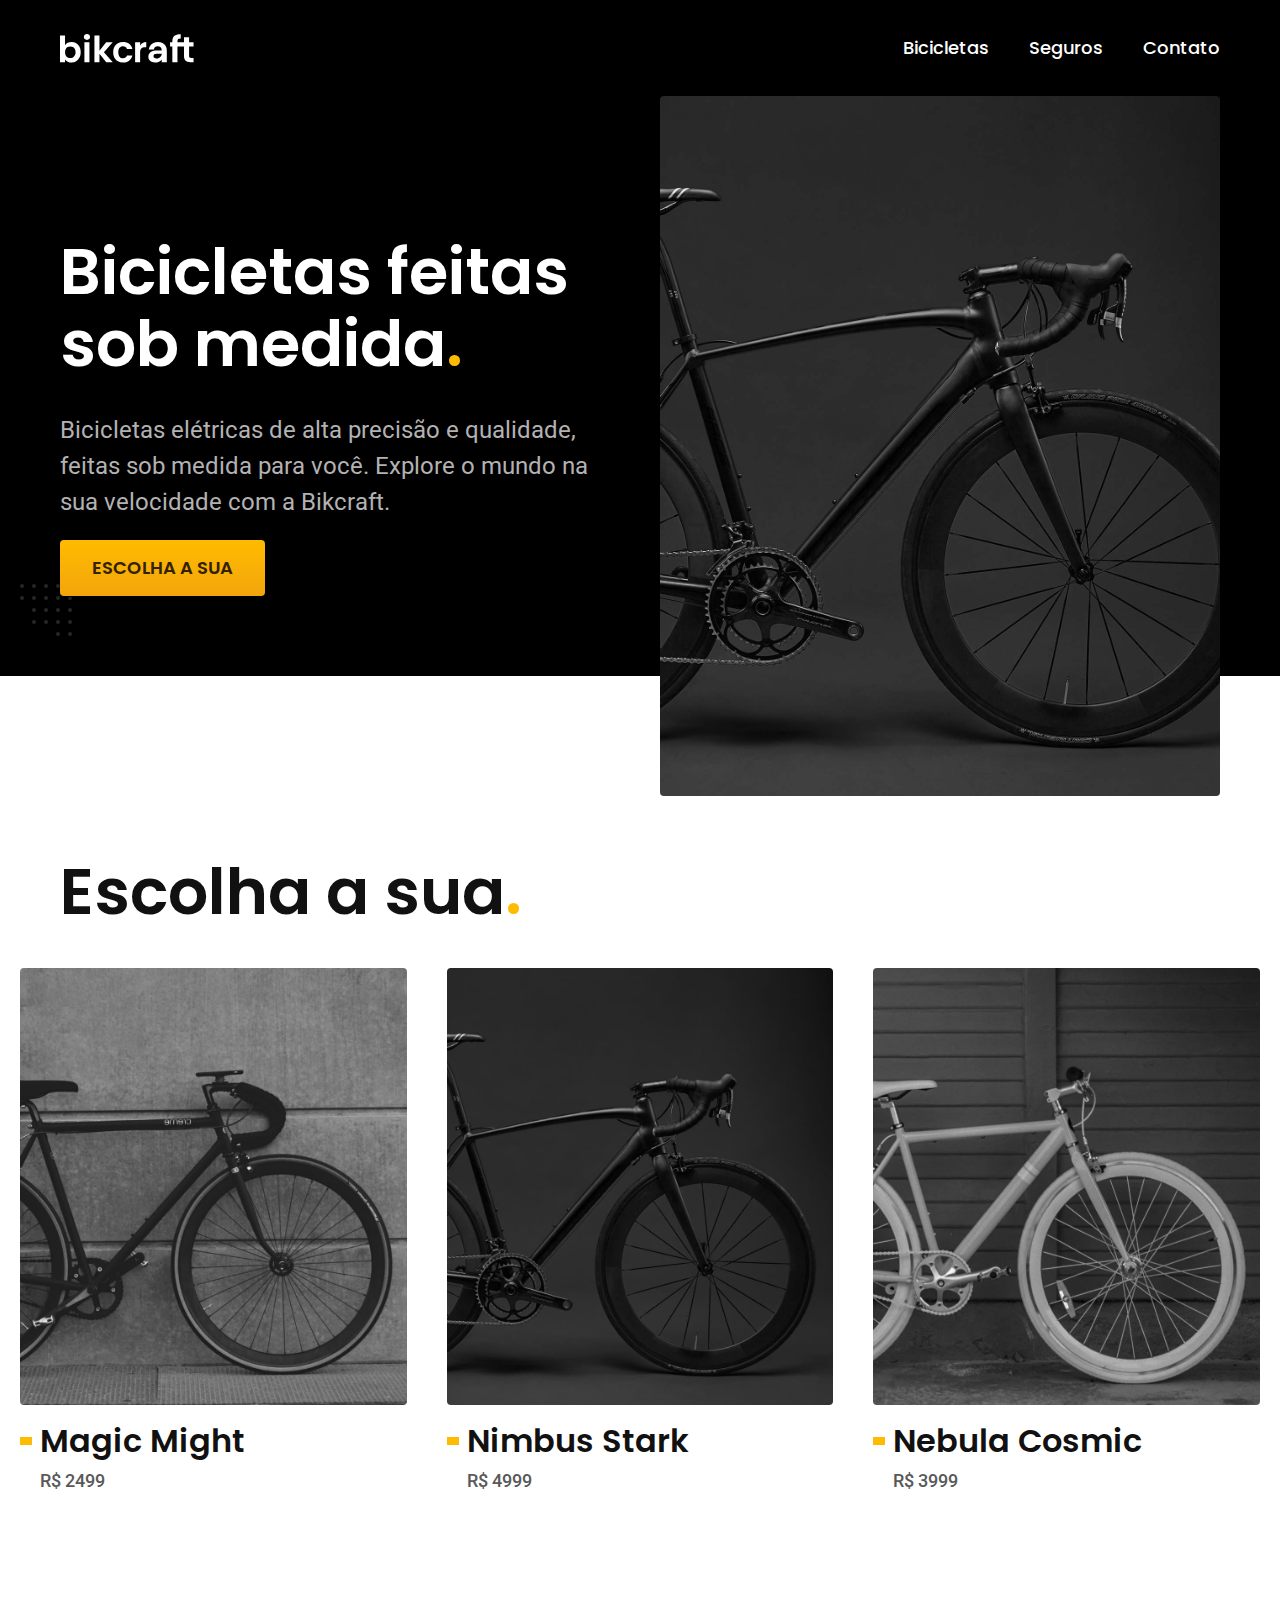
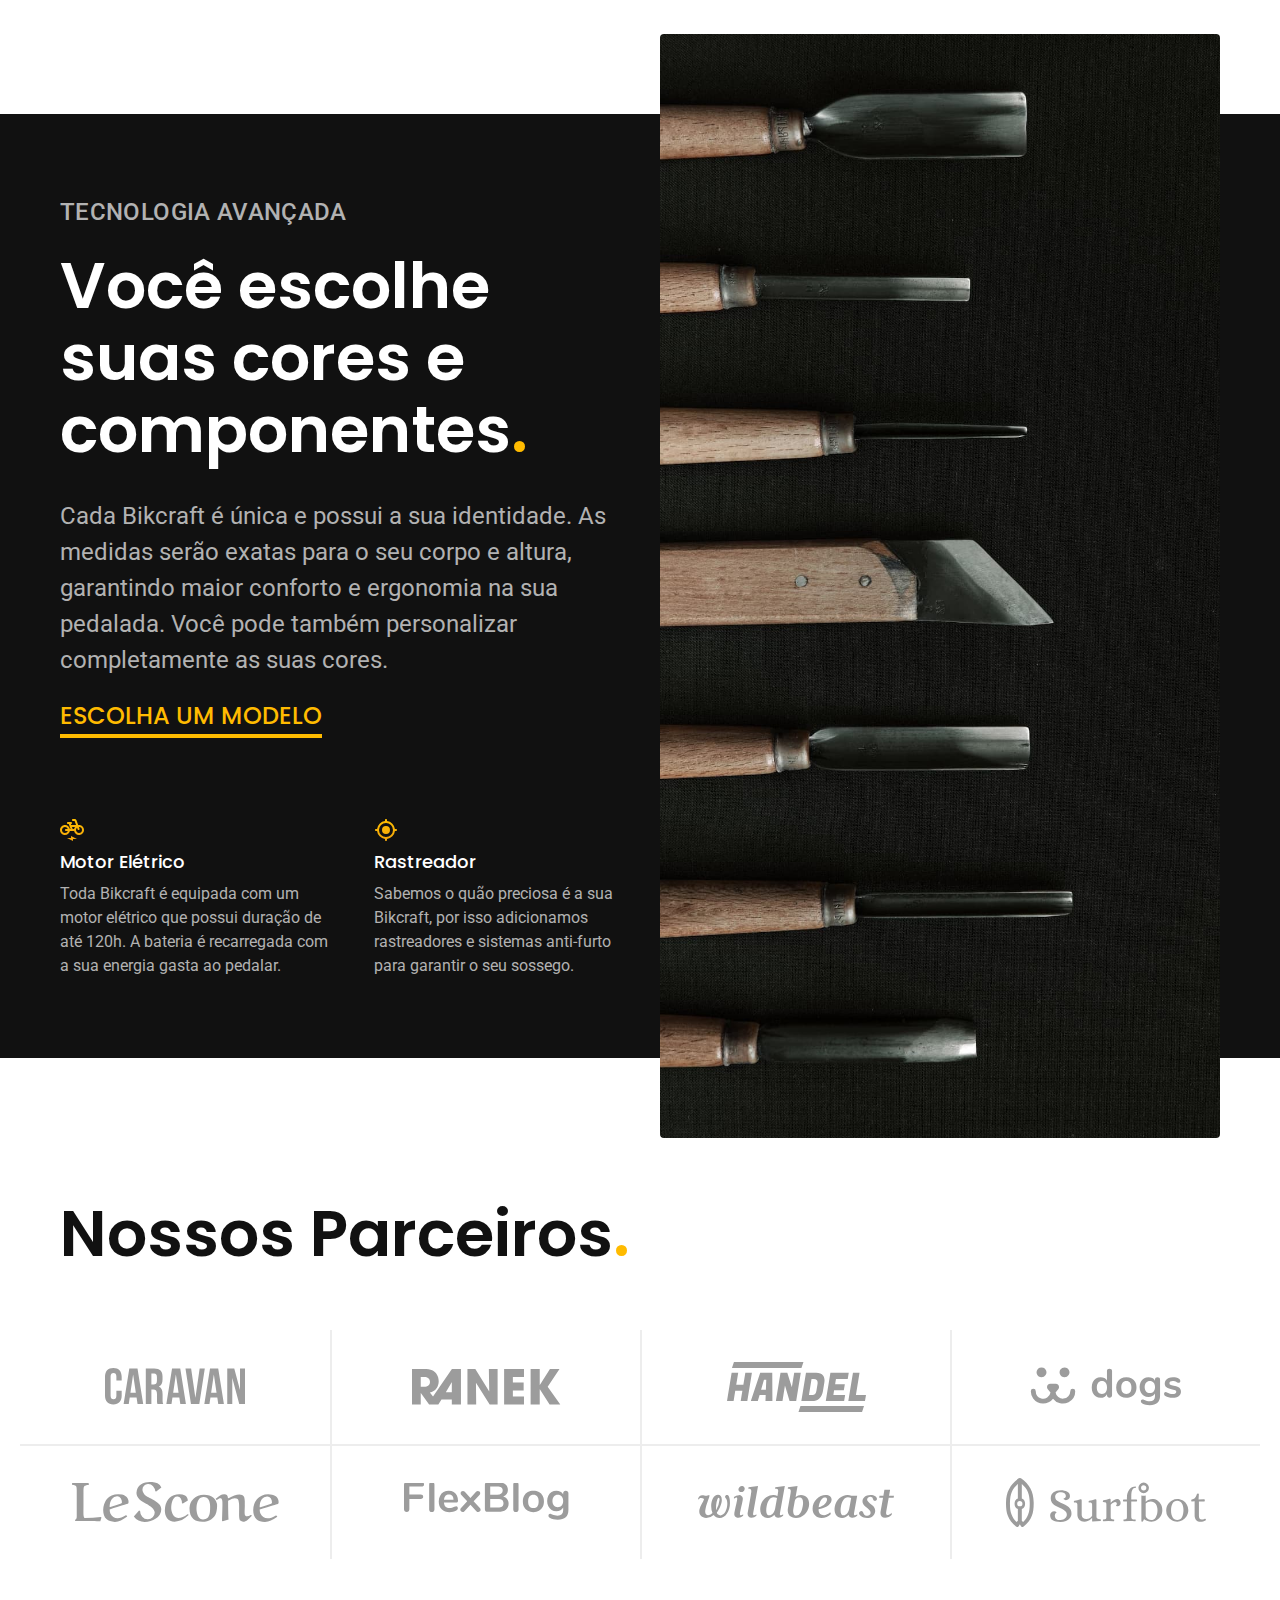
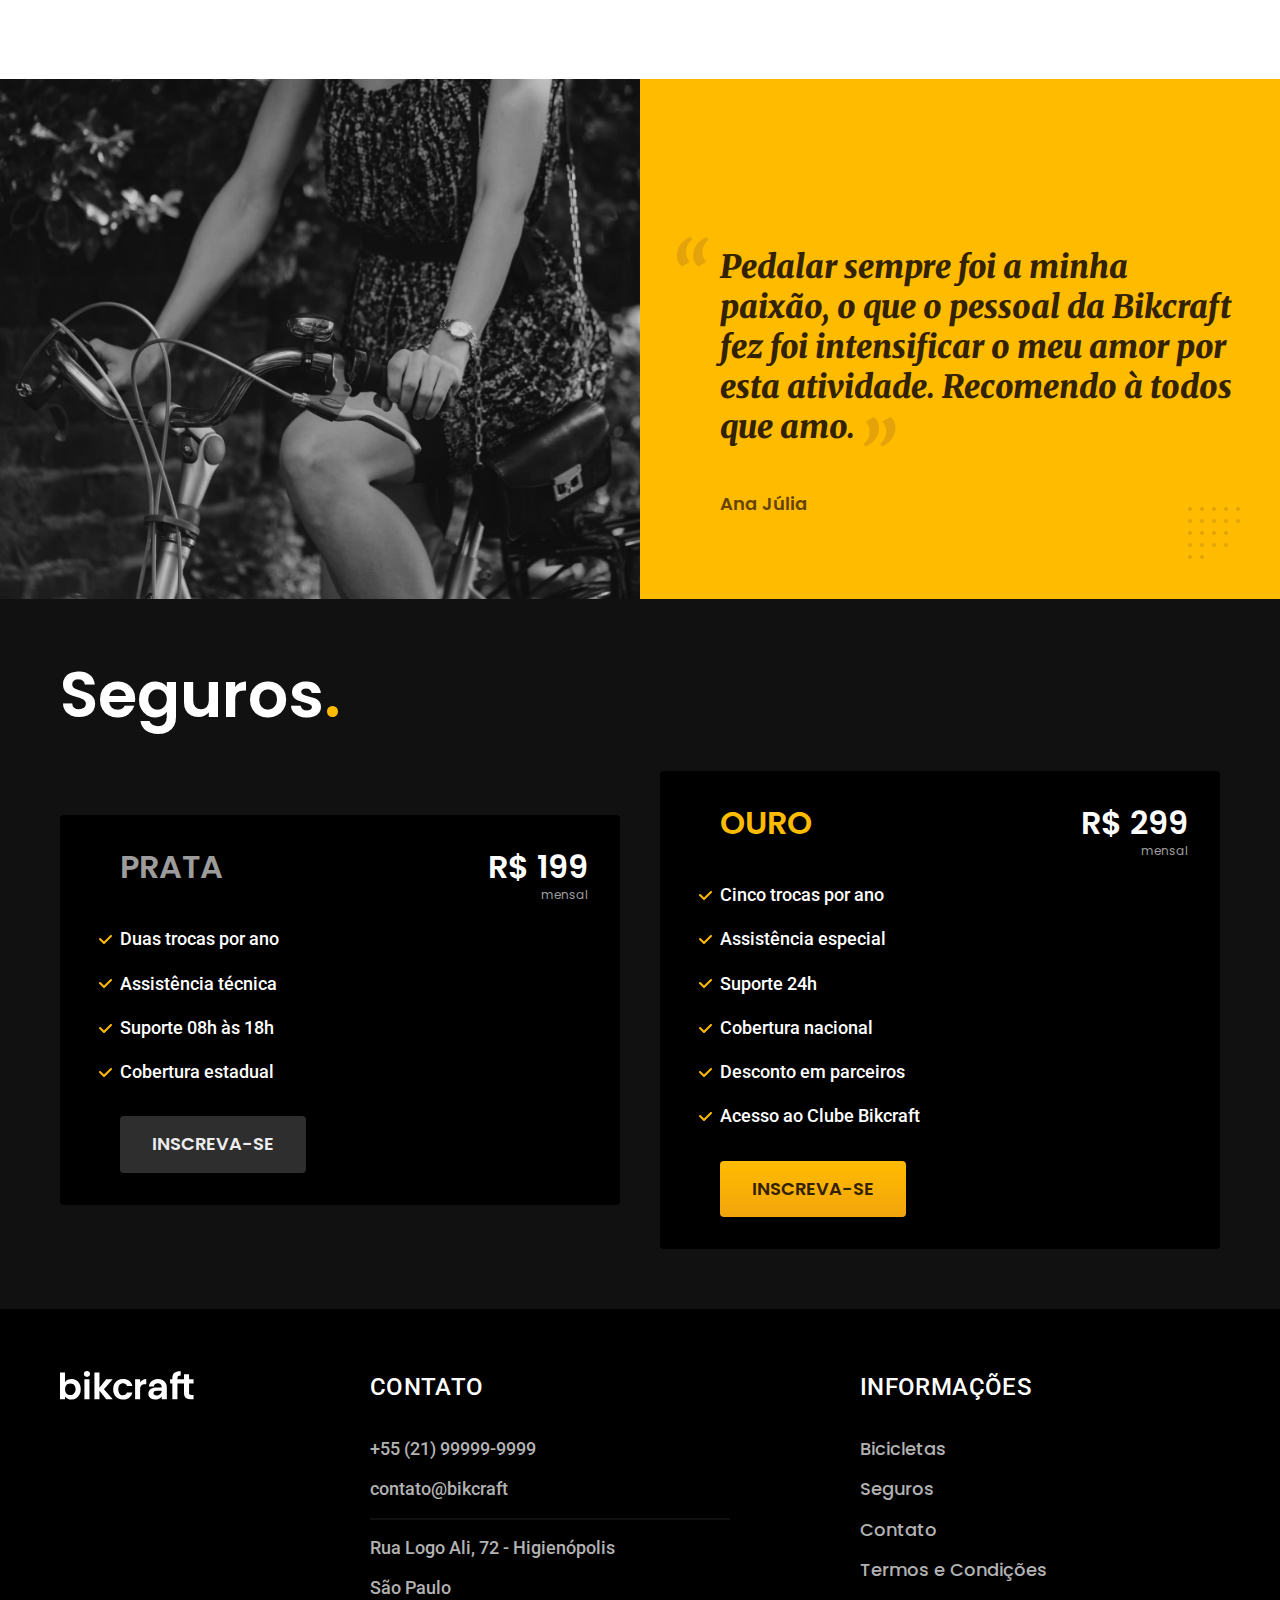
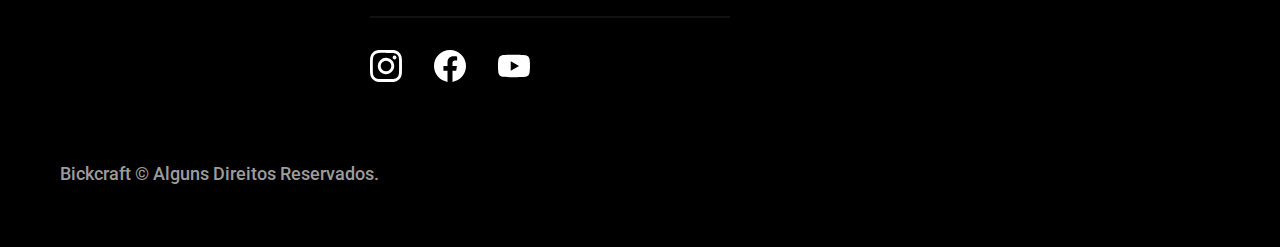
<file: index.html>
<!DOCTYPE html>
<html lang="pt-br">

<head>
    <meta charset="UTF-8">
    <meta http-equiv="X-UA-Compatible" content="IE=edge">
    <meta name="viewport" content="width=device-width, initial-scale=1.0">
    <meta name="description" content="Bicicletas elétricas de alta precisão e qualidade, feitas sob medida para você. Explore o mundo na sua velocidade com a Bikcraft.">
    <title>Bikcraft - Bicicletas Elétricas</title>
    <link rel="preload" href="./css/style.css" as="style">
    <link rel="stylesheet" href="./css/style.css">
    <link rel="preconnect" href="https://fonts.googleapis.com">
    <link rel="preconnect" href="https://fonts.gstatic.com" crossorigin>
    <link href="https://fonts.googleapis.com/css2?family=Merriweather:ital,wght@1,900&family=Poppins:wght@400;600&family=Roboto:wght@400;500&display=swap" rel="stylesheet">
</head>

<body>
    <header class="header-bg">
        <div class="header container">
            <a href="./">
                <img src="./img/bikcraft.svg" width="136" height="32" alt="Bikcraft">
            </a>

            <nav aria-label="primary">
                <ul class="header-menu font-1-m cor-0">
                    <li> <a href="./bicicletas.html">Bicicletas</a></li>
                    <li> <a href="./seguros.html">Seguros</a></li>
                    <li> <a href="./contato.html">Contato</a></li>
                </ul>

            </nav>
        </div>
    </header>

    <main class="introducao-bg">
        <div class="introducao container">
            <div class="introducao-conteudo">
                <h1 class="font-1-xxl cor-0 fadeInDown" data-anime="200">Bicicletas feitas sob medida<span class="cor-p1">.</span></h1>
                <p class="font-2-l cor-5 fadeInDown" data-anime="400">Bicicletas elétricas de alta precisão e qualidade, feitas sob medida para você. Explore o mundo na sua velocidade com a Bikcraft.</p>
                <a class="botao fadeInDown" href="./bicicletas.html" data-anime="600">Escolha a sua</a>
            </div>
            <picture class="fadeInDown" data-anime="800">
                <source media="(max-width: 800px)" srcset="./img/bicicletas/nimbus.jpg">
                <img src="./img/fotos/introducao.jpg" width="1280" height="1600" alt="Bicicleta Elétrica Preta">
            </picture>


        </div>
    </main>

    <article class="bicicletas-lista">
        <h2 class="font-1-xxl container">Escolha a sua<span class="cor-p1">.</span></h2>
        <ul>
            <li>
                <a href="./bicicletas/magic.html"><img src="./img/bicicletas/magic-home.jpg" width="920" height="1040" alt="Bicicleta Preta">
                    <h3 class="font-1-xl">Magic Might</h3><span class="font-2-m cor-8">R$ 2499</span>
                </a>
            </li>
            <li>
                <a href="./bicicletas/nimbus.html"><img src="./img/bicicletas/nimbus-home.jpg" width="920" height="1040" alt="Bicicleta Preta">
                    <h3 class="font-1-xl">Nimbus Stark</h3><span class="font-2-m cor-8">R$ 4999</span>
                </a>
            </li>
            <li>
                <a href="./bicicletas/nebula.html"><img src="./img/bicicletas/nebula-home.jpg" width="920" height="1040" alt="Bicicleta Branca">
                    <h3 class="font-1-xl">Nebula Cosmic</h3><span class="font-2-m cor-8">R$ 3999</span>
                </a>
            </li>

        </ul>
    </article>

    <article class="tecnologia-bg">
        <div class="tecnologia container">
            <div class="tecnologia-conteudo">
                <span class="font-2-l-b cor-5">Tecnologia Avançada</span>
                <h2 class="font-1-xxl cor-0">Você escolhe suas cores e componentes<span class="cor-p1">.</span></h2>
                <p class="font-2-l cor-5">Cada Bikcraft é única e possui a sua identidade. As medidas serão exatas para o seu corpo e altura, garantindo maior conforto e ergonomia na sua pedalada. Você pode também personalizar completamente as suas cores.</p>
                <a class="link" href="./bicicletas.html">Escolha um modelo</a>

                <div class="tecnoligia-vantagens">
                    <div>
                        <img src="./img/icones/eletrica.svg" width="24" height="24" alt="">
                        <h3 class="font-1-m cor-0">Motor Elétrico</h3>
                        <p class="font-2-s cor-5">Toda Bikcraft é equipada com um motor elétrico que possui duração de até 120h. A bateria é recarregada com a sua energia gasta ao pedalar.</p>
                    </div>
                    <div>
                        <img src="./img/icones/rastreador.svg" width="24" height="24" alt="">
                        <h3 class="font-1-m cor-0">Rastreador</h3>
                        <p class="font-2-s cor-5">Sabemos o quão preciosa é a sua Bikcraft, por isso adicionamos rastreadores e sistemas anti-furto para garantir o seu sossego.</p>
                    </div>
                </div>
            </div>
            <div class="tecnologia-imagem">
                <img src="./img/fotos/tecnologia.jpg" width="1200" height="1920" alt="">
            </div>
        </div>
    </article>

    <section class="parceiros" aria-label="Nossos Parceiros">
        <h2 class="font-1-xxl container">Nossos Parceiros<span class="cor-p1">.</span></h2>
        <ul>
            <li><img src="./img/parceiros/caravan.svg" width="140" height="38" alt="caravan"></li>
            <li><img src="./img/parceiros/ranek.svg" width="149" height="36" alt="ranked"></li>
            <li><img src="./img/parceiros/handel.svg" width="139" height="50" alt="handel"></li>
            <li><img src="./img/parceiros/dogs.svg" width="152" height="36" alt="dogs"></li>
            <li><img src="./img/parceiros/lescone.svg" width="208" height="41" alt="lescone"></li>
            <li><img src="./img/parceiros/flexblog.svg" width="165" height="38" alt="flexblog"></li>
            <li><img src="./img/parceiros/wildbeast.svg" width="196" height="34" alt="wildbeast"></li>
            <li><img src="./img/parceiros/surfbot.svg" width="200" height="49" alt="surfbot"></li>
        </ul>
    </section>

    <section class="depoimento" aria-label="Depoimento">
        <div>
            <img src="./img/fotos/depoimento.jpg" width="1560" height="1360" alt="Pessoa pedalando uma bicicleta Bikcraft">
        </div>

        <div class="depoimento-conteudo">
            <blockquote class="font-1-xl cor-p5">
                <p>Pedalar sempre foi a minha paixão, o que o pessoal da Bikcraft fez foi intensificar o meu amor por esta atividade. Recomendo à todos que amo.</p>
                <span class="font-1-m-b cor-p4">Ana Júlia</span>
            </blockquote>
        </div>
    </section>

    <article class="seguros-bg">
        <div class="seguros container">
            <h2 class="font-1-xxl cor-0">Seguros<span class="cor-p1">.</span></h2>
            <div class="seguros-item">
                <h3 class="font-1-xl cor-6">PRATA</h3>
                <span class="font-1-xl cor-0">R$ 199
                    <span class="font-1-xs cor-6">mensal</span></span>
                <ul class="font-2-m cor-0">
                    <li>Duas trocas por ano</li>
                    <li>Assistência técnica</li>
                    <li>Suporte 08h às 18h</li>
                    <li>Cobertura estadual</li>
                </ul>
                <a class="botao secundario" href="./orcamento.html">Inscreva-se</a>
            </div>
            <div class="seguros-item">
                <h3 class="font-1-xl cor-p1">OURO</h3>
                <span class="font-1-xl cor-0">R$ 299
                    <span class="font-1-xs cor-6">mensal</span></span>
                <ul class="font-2-m cor-0">
                    <li>Cinco trocas por ano</li>
                    <li>Assistência especial</li>
                    <li>Suporte 24h</li>
                    <li>Cobertura nacional</li>
                    <li>Desconto em parceiros</li>
                    <li>Acesso ao Clube Bikcraft</li>
                </ul>
                <a class="botao" href="./orcamento.html">Inscreva-se</a>
            </div>
        </div>
    </article>

    <footer class="footer-bg">
        <div class="footer container">
            <img src="./img/bikcraft.svg" width="136" height="32" alt="bikcraft">
            <div class="footer-contato">
                <h3 class="font-2-l-b cor-0">Contato</h3>
                <ul class="cor-5 font-2-m">
                    <li><a href="tel:+5521999999999">+55 (21) 99999-9999</a></li>
                    <li><a href="mailto:contato@bikcraft.com">contato@bikcraft</a></li>
                    <li>Rua Logo Ali, 72 - Higienópolis</a></li>
                    <li cor-><a href="mailto:contato@bikcraft.com">São Paulo</a></li>
                </ul>
                <div class="footer-redes">
                    <a href="./"><img src="./img/redes/instagram.svg" width="32" height="32" alt=""></a>
                    <a href="./"><img src="./img/redes/facebook.svg" width="32" height="32" alt=""></a>
                    <a href="./"><img src="./img/redes/youtube.svg" width="32" height="32" alt=""></a>
                </div>
            </div>

            <div class="footer-info">
                <h3 class="font-2-l-b cor-0">Informações</h3>
                <nav>
                    <ul class="font-1-m cor-5">
                        <li> <a href="./bicicletas.html">Bicicletas</a></li>
                        <li> <a href="./seguros.html">Seguros</a></li>
                        <li> <a href="./contato.html">Contato</a></li>
                        <li> <a href="./termos.html">Termos e Condições</a></li>
                    </ul>
                </nav>
            </div>
            <p class="footer-copy font-2-m cor-6 ">Bickcraft © Alguns Direitos Reservados.</p>
        </div>
    </footer>

    <script src="./js/plugin/simple-anime.js"></script>
    <script src="./js/script.js"></script>
</body>


</html>
</file>
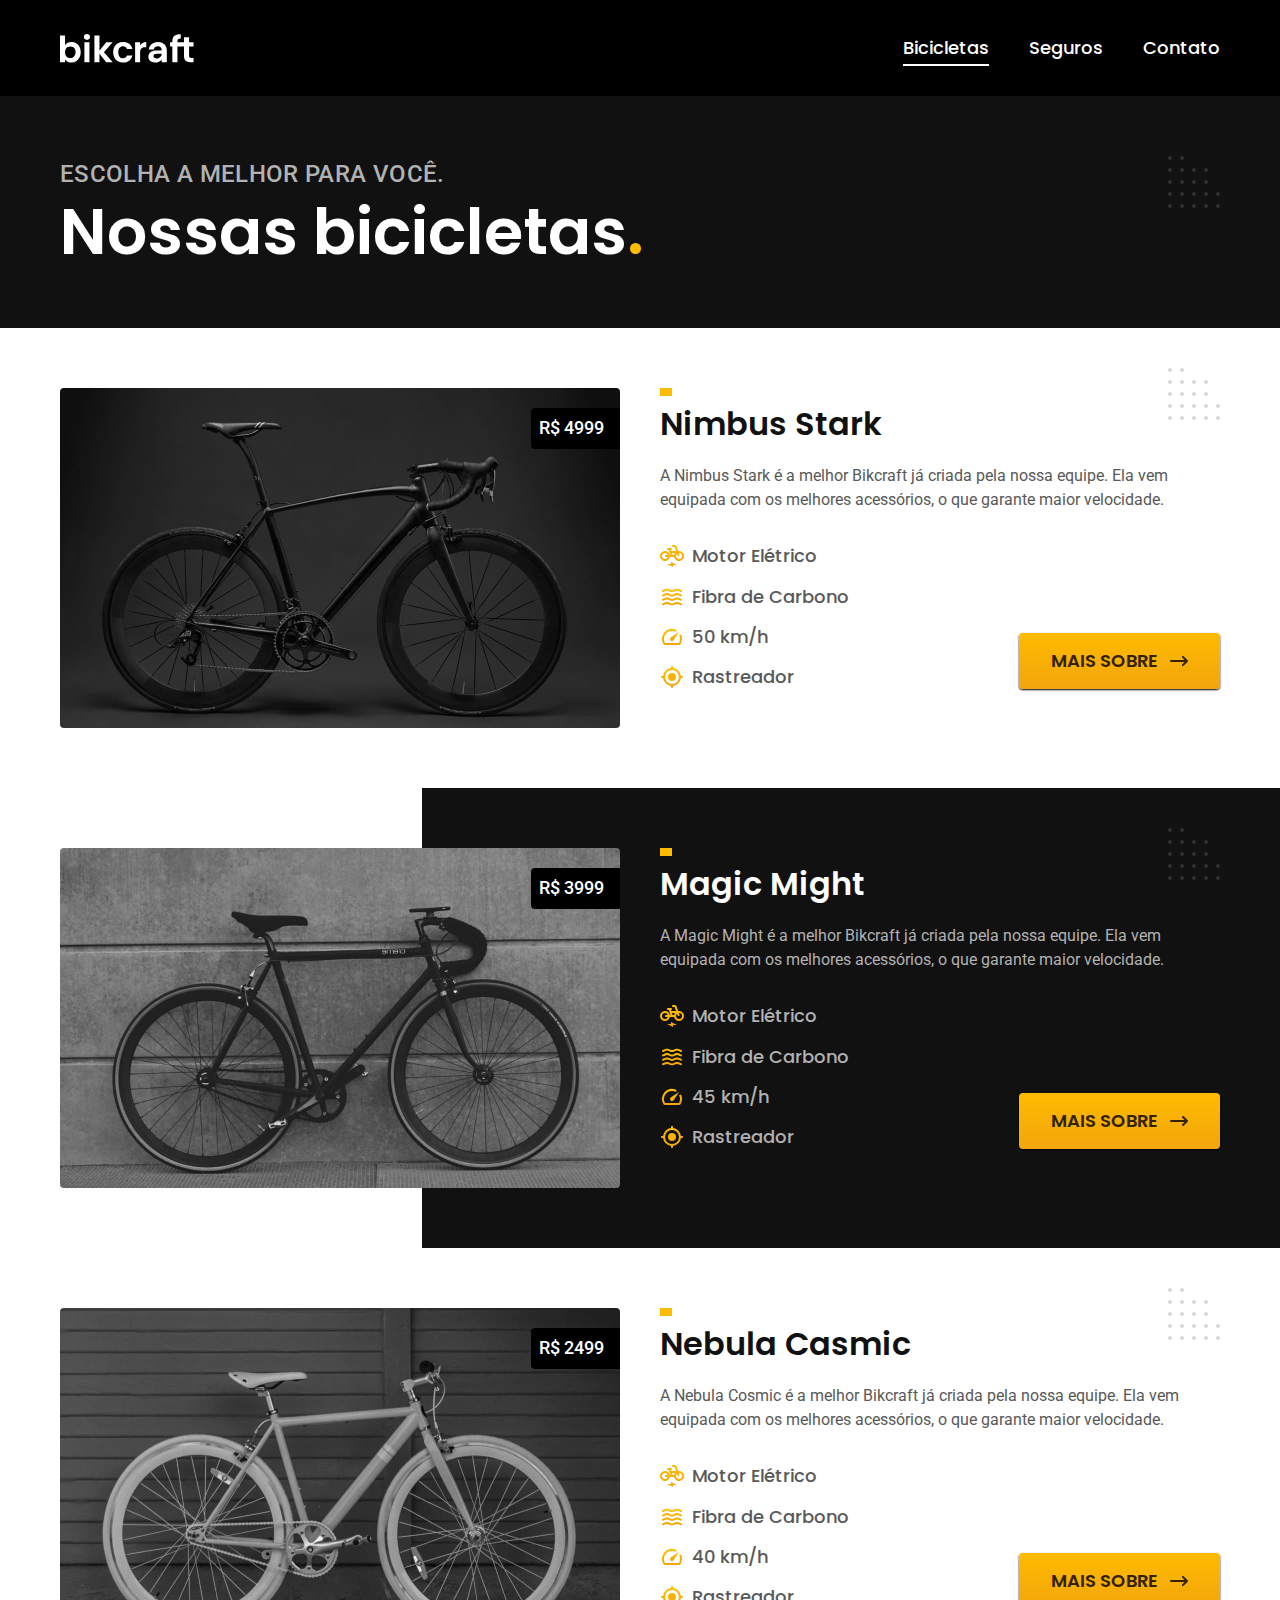
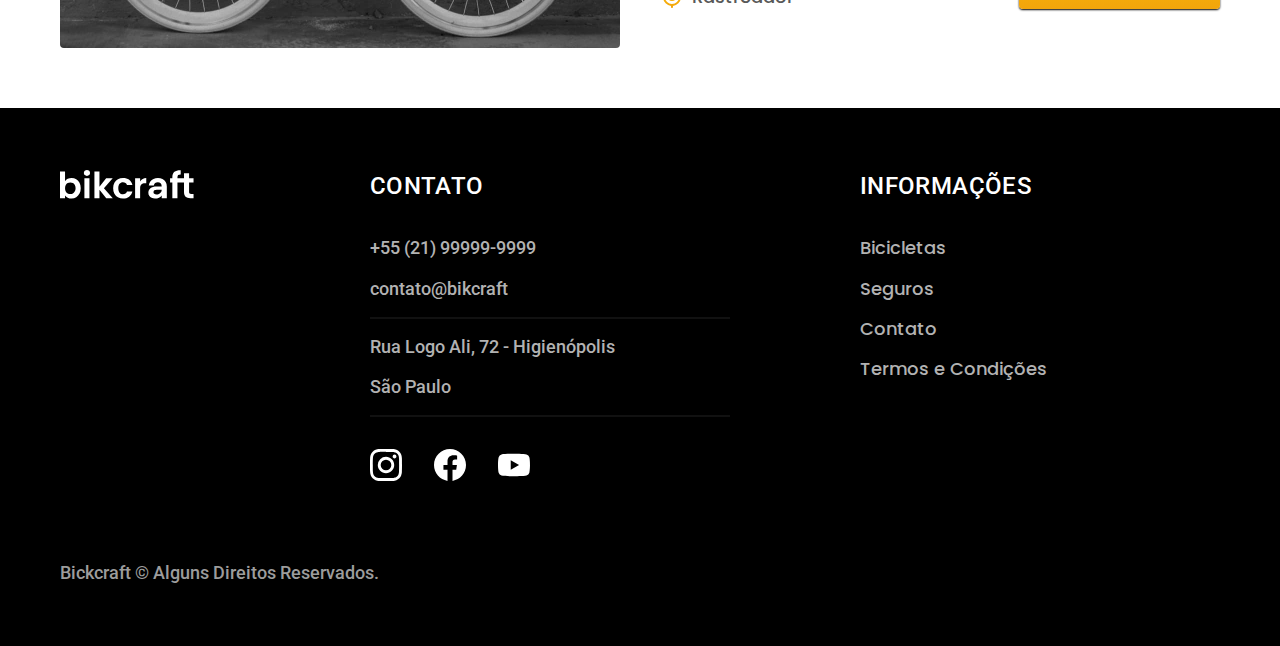
<file: bicicletas.html>
<!DOCTYPE html>
<html lang="pt-br">

<head>
    <meta charset="UTF-8">
    <meta http-equiv="X-UA-Compatible" content="IE=edge">
    <meta name="viewport" content="width=device-width, initial-scale=1.0">
    <meta name="description" content="Termos e condições.">
    <title>Bicicletas | Bikcraft</title>
    <link rel="preload" href="./css/style.css" as="style">
    <link rel="stylesheet" href="./css/style.css">
    <link rel="preconnect" href="https://fonts.googleapis.com">
    <link rel="preconnect" href="https://fonts.gstatic.com" crossorigin>
    <link href="https://fonts.googleapis.com/css2?family=Merriweather:ital,wght@1,900&family=Poppins:wght@400;600&family=Roboto:wght@400;500&display=swap" rel="stylesheet">
</head>

<body id="bicicletas">
    <header class="header-bg">
        <div class="header container">
            <a href="./">
                <img src="./img/bikcraft.svg" width="136" height="32" alt="Bikcraft">
            </a>

            <nav aria-label="primary">
                <ul class="header-menu font-1-m cor-0">
                    <li> <a href="./bicicletas.html">Bicicletas</a></li>
                    <li> <a href="./seguros.html">Seguros</a></li>
                    <li> <a href="./contato.html">Contato</a></li>
                </ul>

            </nav>
        </div>
    </header>

    <main>
        <div class="titulo-bg">
            <div class="titulo container">
                <p class="font-2-l-b cor-5">Escolha a melhor para você.</p>
                <h1 class="font-1-xxl cor-0">Nossas bicicletas<span class="cor-p1">.</span></h1>
            </div>
        </div>


        <div class="bicicletas container">
            <div class="bicicletas-img">
                <img src="./img/bicicletas/nimbus.jpg" alt="Bicicletas Preta">
                <span class="font-2-m cor-0">R$ 4999</span>
            </div>
            <div class="bicicletas-conteudo">
                <h2 class="font-1-xl">Nimbus Stark</h2>
                <p class="font-2-s cor-8">A Nimbus Stark é a melhor Bikcraft já criada pela nossa equipe. Ela vem equipada com os melhores acessórios, o que garante maior velocidade.</p>
                <ul class="font-1-m cor-8">
                    <li><img src="./img/icones/eletrica.svg" width="32" height="32" alt="">Motor Elétrico</li>
                    <li><img src="./img/icones/carbono.svg" width="32" height="32" alt="">Fibra de Carbono</li>
                    <li><img src="./img/icones/velocidade.svg" width="32" height="32" alt="">50 km/h</li>
                    <li><img src="./img/icones/rastreador.svg" width="32" height="32" alt="">Rastreador</li>
                </ul>
                <a class="botao seta" href="./bicicletas/nimbus.html">Mais Sobre</a>
            </div>

        </div>


        <div class="bicicletas-bg">
            <div class="bicicletas container">
                <div class="bicicletas-img">
                    <img src="./img/bicicletas/magic.jpg" width="1120" height="680" alt="Bicicletas Preta">
                    <span class="font-2-m cor-0">R$ 3999</span>
                </div>
                <div class="bicicletas-conteudo">
                    <h2 class="font-1-xl cor-0">Magic Might</h2>
                    <p class="font-2-s cor-5">A Magic Might é a melhor Bikcraft já criada pela nossa equipe. Ela vem equipada com os melhores acessórios, o que garante maior velocidade.</p>
                    <ul class="font-1-m cor-5">
                        <li><img src="./img/icones/eletrica.svg" width="32" height="32" alt="">Motor Elétrico</li>
                        <li><img src="./img/icones/carbono.svg" width="32" height="32" alt="">Fibra de Carbono</li>
                        <li><img src="./img/icones/velocidade.svg" width="32" height="32" alt="">45 km/h</li>
                        <li><img src="./img/icones/rastreador.svg" width="32" height="32" alt="">Rastreador</li>
                    </ul>
                    <a class="botao seta" href="./bicicletas/magic.html">Mais Sobre</a>
                </div>
            </div>

        </div>


        <div class="bicicletas container">
            <div class="bicicletas-img">
                <img src="./img/bicicletas/nebula.jpg" width="1120" height="680" alt="Bicicletas Branca">
                <span class="font-2-m cor-0">R$ 2499</span>
            </div>
            <div class="bicicletas-conteudo">
                <h2 class="font-1-xl">Nebula Casmic</h2>
                <p class="font-2-s cor-8">A Nebula Cosmic é a melhor Bikcraft já criada pela nossa equipe. Ela vem equipada com os melhores acessórios, o que garante maior velocidade.</p>
                <ul class="font-1-m cor-8">
                    <li><img src="./img/icones/eletrica.svg" width="32" height="32" alt="">Motor Elétrico</li>
                    <li><img src="./img/icones/carbono.svg" width="32" height="32" alt="">Fibra de Carbono</li>
                    <li><img src="./img/icones/velocidade.svg" width="32" height="32" alt="">40 km/h</li>
                    <li><img src="./img/icones/rastreador.svg" width="32" height="32" alt="">Rastreador</li>
                </ul>
                <a class="botao seta" href="./bicicletas/nebula.html">Mais Sobre</a>
            </div>

        </div>

    </main>

    <footer class="footer-bg">
        <div class="footer container">
            <img src="./img/bikcraft.svg" width="136" height="32" alt="bikcraft">
            <div class="footer-contato">
                <h3 class="font-2-l-b cor-0">Contato</h3>
                <ul class="cor-5 font-2-m">
                    <li><a href="tel:+5521999999999">+55 (21) 99999-9999</a></li>
                    <li><a href="mailto:contato@bikcraft.com">contato@bikcraft</a></li>
                    <li>Rua Logo Ali, 72 - Higienópolis</a></li>
                    <li cor-><a href="mailto:contato@bikcraft.com">São Paulo</a></li>
                </ul>
                <div class="footer-redes">
                    <a href="./"><img src="./img/redes/instagram.svg" width="32" height="32" alt=""></a>
                    <a href="./"><img src="./img/redes/facebook.svg" width="32" height="32" alt=""></a>
                    <a href="./"><img src="./img/redes/youtube.svg" width="32" height="32" alt=""></a>
                </div>
            </div>

            <div class="footer-info">
                <h3 class="font-2-l-b cor-0">Informações</h3>
                <nav>
                    <ul class="font-1-m cor-5">
                        <li> <a href="./bicicletas.html">Bicicletas</a></li>
                        <li> <a href="./seguros.html">Seguros</a></li>
                        <li> <a href="./contato.html">Contato</a></li>
                        <li> <a href="./termos.html">Termos e Condições</a></li>
                    </ul>
                </nav>
            </div>
            <p class="footer-copy font-2-m cor-6 ">Bickcraft © Alguns Direitos Reservados.</p>
        </div>
    </footer>

    <script src="./js/script.js"></script>
</body>


</html>
</file>
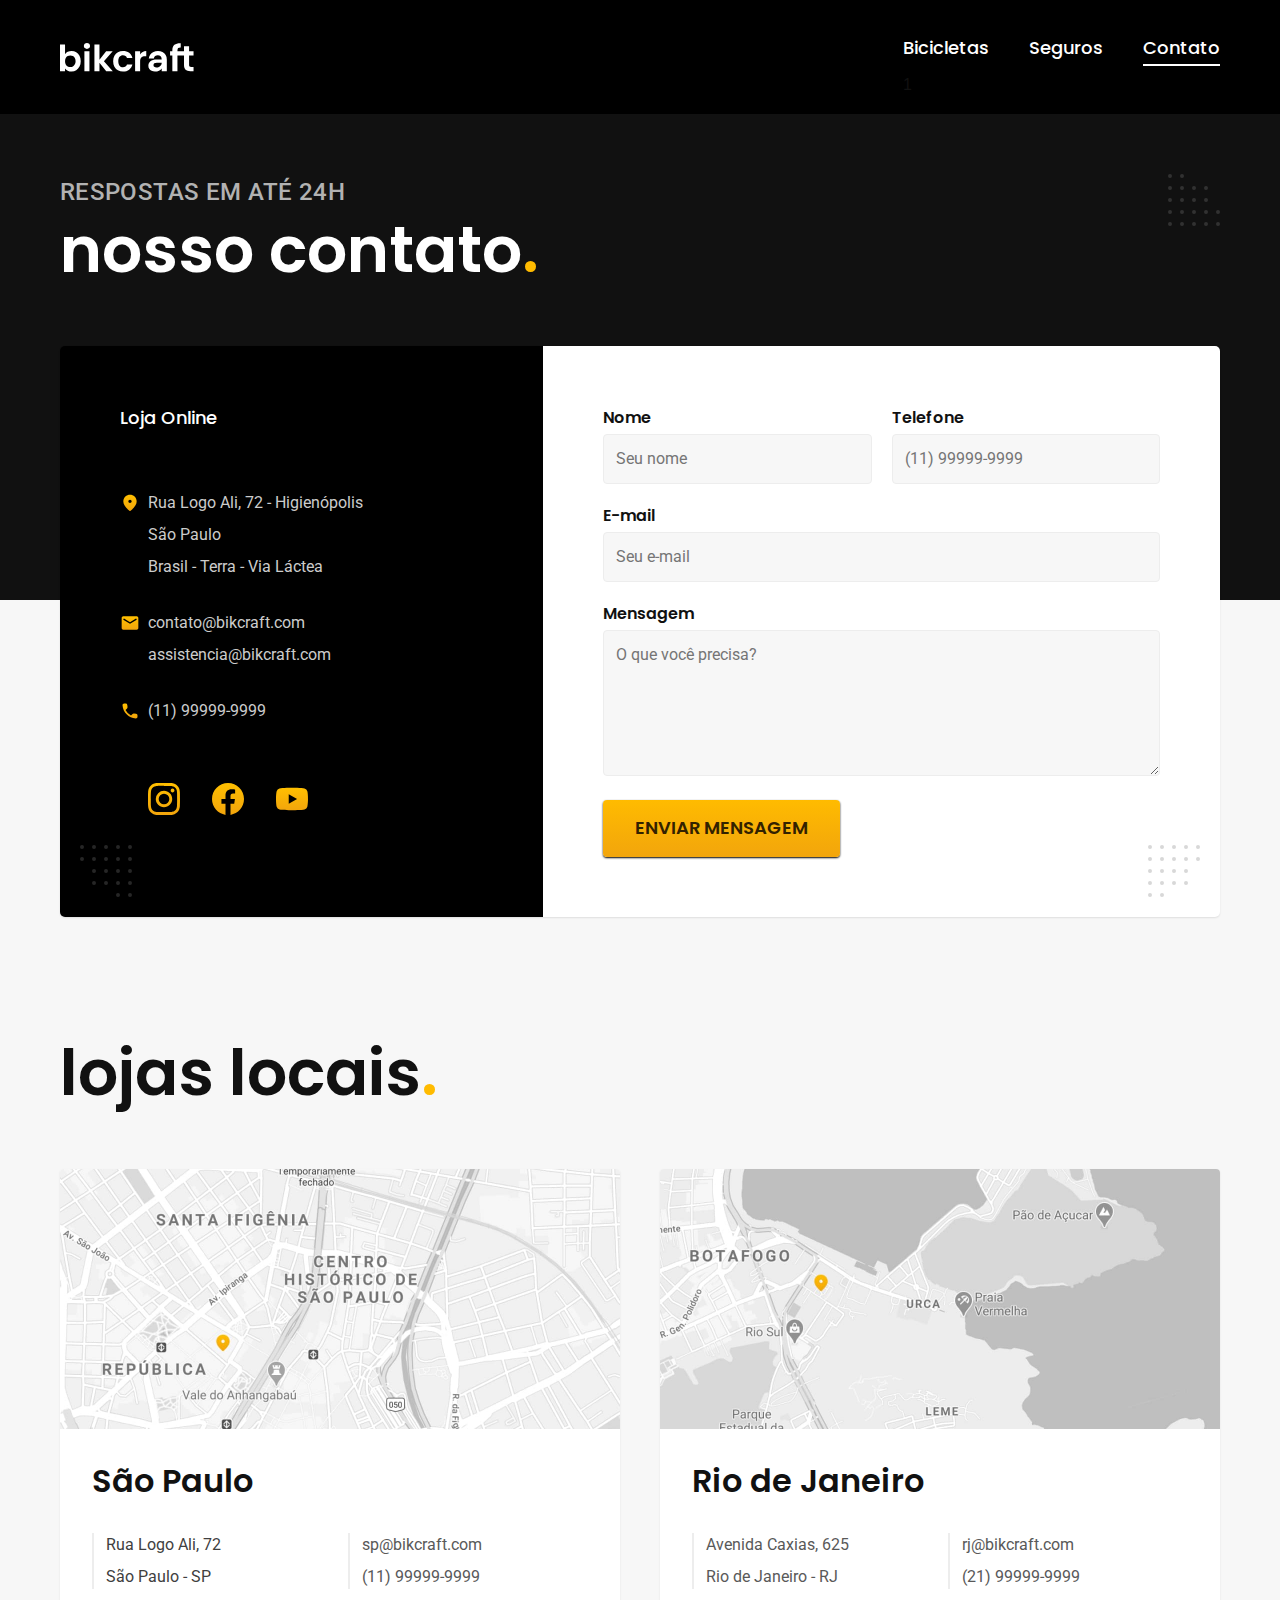
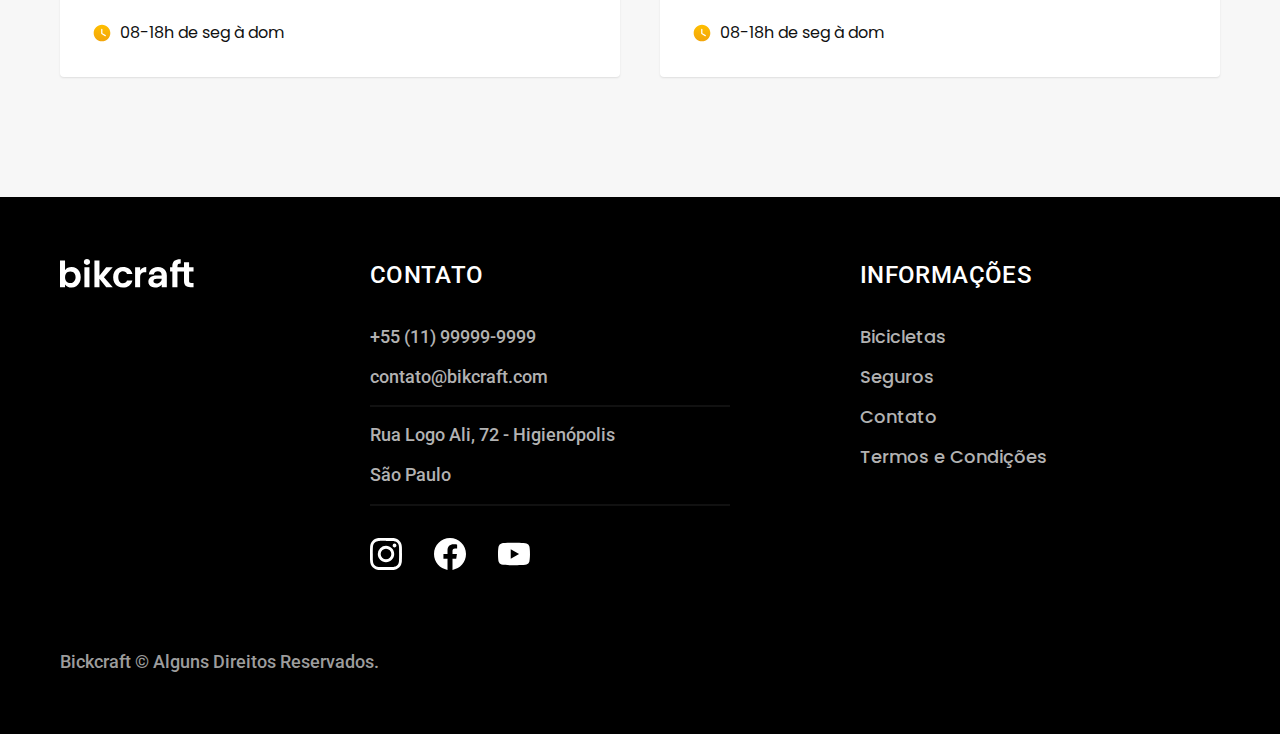
<file: contato.html>
<!DOCTYPE html>
<html lang="pt-br">

<head>
    <meta charset="UTF-8">
    <meta http-equiv="X-UA-Compatible" content="IE=edge">
    <meta name="viewport" content="width=device-width, initial-scale=1.0">
    <meta name="description" content="Termos e condições.">
    <title>Contato | Bikcraft</title>
    <link rel="preload" href="./css/style.css" as="style">
    <link rel="stylesheet" href="./css/style.css">
    <link rel="preconnect" href="https://fonts.googleapis.com">
    <link rel="preconnect" href="https://fonts.gstatic.com" crossorigin>
    <link href="https://fonts.googleapis.com/css2?family=Merriweather:ital,wght@1,900&family=Poppins:wght@400;600&family=Roboto:wght@400;500&display=swap" rel="stylesheet">
</head>

<body id="contato">
    <header class="header-bg">
        <div class="header container">
            <a href="./">
                <img src="./img/bikcraft.svg" width="136" height="32" alt="Bikcraft">
            </a>

            <nav aria-label="primary">
                <ul class="header-menu font-1-m cor-0">
                    <li> <a href="./bicicletas.html">Bicicletas</a></li>
                    <li> <a href="./seguros.html">Seguros</a></li>
                    <li> <a href="./contato.html">Contato</a></li>
                </ul>1

            </nav>
        </div>
    </header>

    <main>
        <div class="titulo-bg">
            <div class="titulo container">
                <p class="font-2-l-b cor-5">Respostas em até 24H</p>
                <h1 class="font-1-xxl cor-0">nosso contato<span class="cor-p1">.</span></h1>
            </div>
        </div>


        <div class="contato container">
            <section aria-label="Endereço" class="contato-dados">
                <h2 class="font-1-m cor-0">Loja Online</h2>
                <div class="contato-endereco font-2-s cor-4">
                    <p>Rua Logo Ali, 72 - Higienópolis</p>
                    <p>São Paulo</p>
                    <p>Brasil - Terra - Via Láctea</p>
                </div>
                <address class="contato-meios font-2-s cor-4">
                    <a href="mailto:contato@bikcraft.com">contato@bikcraft.com</a>
                    <a href="mailto:assistencia@bikcraft.com">assistencia@bikcraft.com</a>
                    <a href="tel:+5511999999999">(11) 99999-9999</a>
                </address>
                <div class="contato-redes">
                    <a href="./"><img src="./img/redes/instagram-p.svg" width="32" height="32" alt=""></a>
                    <a href="./"><img src="./img/redes/facebook-p.svg" width="32" height="32" alt=""></a>
                    <a href="./"><img src="./img/redes/youtube-p.svg" width="32" height="32" alt=""></a>
                </div>
            </section>
            <section aria-label="Formulário" class="contato-form">
                <form action="./contato.html" class="form">
                    <div>
                        <label for="nome">Nome</label>
                        <input type="text" name="nome" id="nome" placeholder="Seu nome">
                    </div>
                    <div>
                        <label for="telefone">Telefone</label>
                        <input type="text" name="telefone" id="telefone" placeholder="(11) 99999-9999">
                    </div>
                    <div class="col-2">
                        <label for="email">E-mail</label>
                        <input type="email" name="email" id="email" placeholder="Seu e-mail">
                    </div>
                    <div class="col-2">
                        <label for="mensagem">Mensagem</label>
                        <textarea rows="5" name="mensagem" id="mensagem" placeholder="O que você precisa?"></textarea>
                    </div>
                    <button class="botao col-2">Enviar mensagem</button>
                </form>
            </section>

        </div>



    </main>

    <article class="lojas container">
        <h2 class="font-1-xxl">lojas locais<span class="cor-p1">.</span></h2>
        <div class="lojas-item">
            <img src="./img/lojas/sp.jpg" width="1120" height="520" alt="mapa identificando o endereço da loja em sao paulo">
            <div class="lojas-conteudo">
                <h3 class="font-1-xl">São Paulo</h3>
                <div class="lojas-dados font-2-s cor-9">
                    <p>Rua Logo Ali, 72</p>
                    <p>São Paulo - SP</p>
                </div>
                <div class="lojas-dados font-2-s cor-8">
                    <a href="mailto:sp@bikcraft.com">sp@bikcraft.com</a>
                    <a href="tel:+5511999999999">(11) 99999-9999</a>
                </div>
                <p class="lojas-tempo font-1-s"><img alt="./" src="./img/icones/horario.svg" width="20" height="20"> 08-18h de seg à dom</p>
            </div>
        </div>
        <div class="lojas-item">
            <img src="./img/lojas/rj.jpg" width="1120" height="520" alt="mapa identificando o endereço da loja no rio de janeiro">
            <div class="lojas-conteudo">
                <h3 class="font-1-xl">Rio de Janeiro</h3>
                <div class="lojas-dados font-2-s cor-8">
                    <p>Avenida Caxias, 625</p>
                    <p>Rio de Janeiro - RJ</p>
                </div>
                <div class="lojas-dados font-2-s cor-8">
                    <a href="mailto:sp@bikcraft.com">rj@bikcraft.com</a>
                    <a href="tel:+5511999999999">(21) 99999-9999</a>
                </div>
                <p class="lojas-tempo font-1-s"><img alt="./" src="./img/icones/horario.svg" width="20" height="20"> 08-18h de seg à dom</p>
            </div>
        </div>
    </article>

    <footer class=" footer-bg">
        <div class="footer container">
            <img src="./img/bikcraft.svg" width="136" height="32" alt="bikcraft">
            <div class="footer-contato">
                <h3 class="font-2-l-b cor-0">Contato</h3>
                <ul class="cor-5 font-2-m">
                    <li><a href="tel:+5521999999999">+55 (11) 99999-9999</a></li>
                    <li><a href="mailto:contato@bikcraft.com">contato@bikcraft.com</a></li>
                    <li>Rua Logo Ali, 72 - Higienópolis</a></li>
                    <li cor-><a href="mailto:contato@bikcraft.com">São Paulo</a></li>
                </ul>
                <div class="footer-redes">
                    <a href="./"><img src="./img/redes/instagram.svg" width="32" height="32" alt=""></a>
                    <a href="./"><img src="./img/redes/facebook.svg" width="32" height="32" alt=""></a>
                    <a href="./"><img src="./img/redes/youtube.svg" width="32" height="32" alt=""></a>
                </div>
            </div>

            <div class="footer-info">
                <h3 class="font-2-l-b cor-0">Informações</h3>
                <nav>
                    <ul class="font-1-m cor-5">
                        <li> <a href="./bicicletas.html">Bicicletas</a></li>
                        <li> <a href="./seguros.html">Seguros</a></li>
                        <li> <a href="./contato.html">Contato</a></li>
                        <li> <a href="./termos.html">Termos e Condições</a></li>
                    </ul>
                </nav>
            </div>
            <p class="footer-copy font-2-m cor-6 ">Bickcraft © Alguns Direitos Reservados.</p>
        </div>
    </footer>

    <script src="./js/script.js"></script>
</body>


</html>
</file>
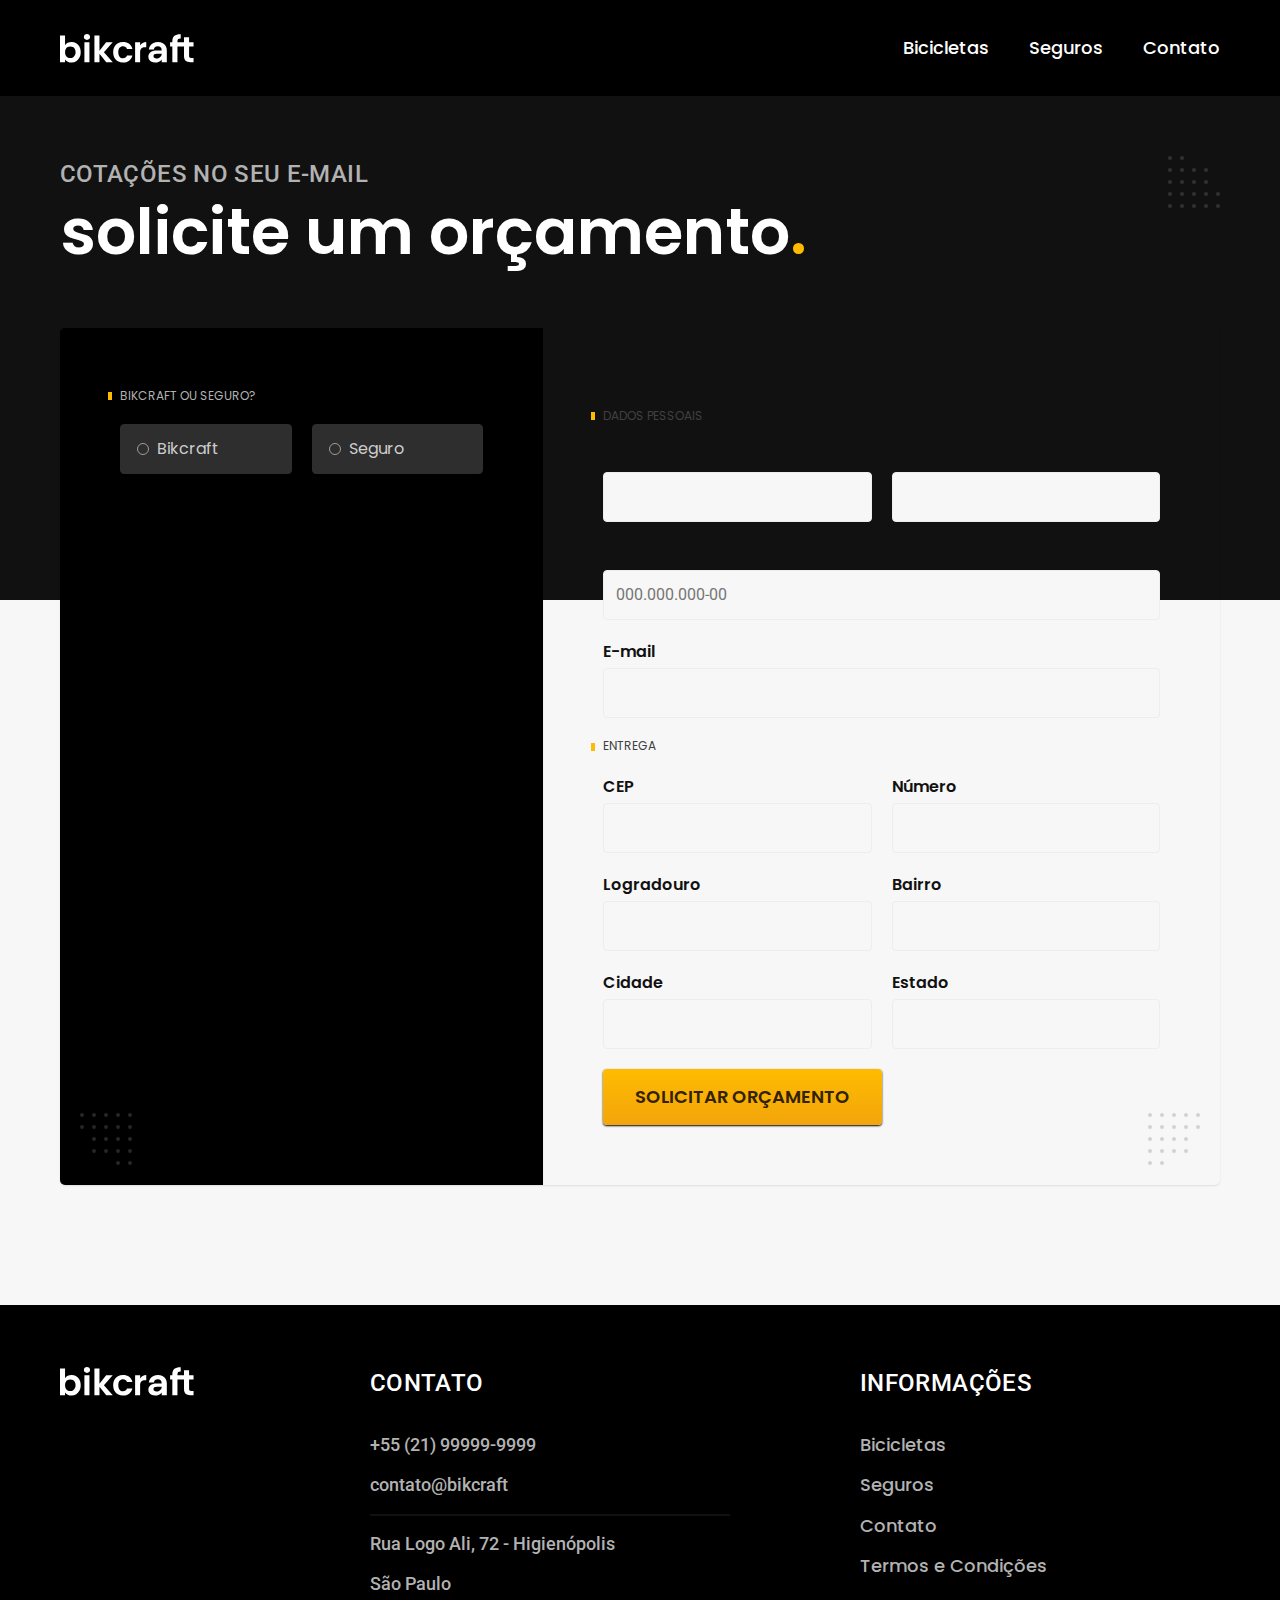
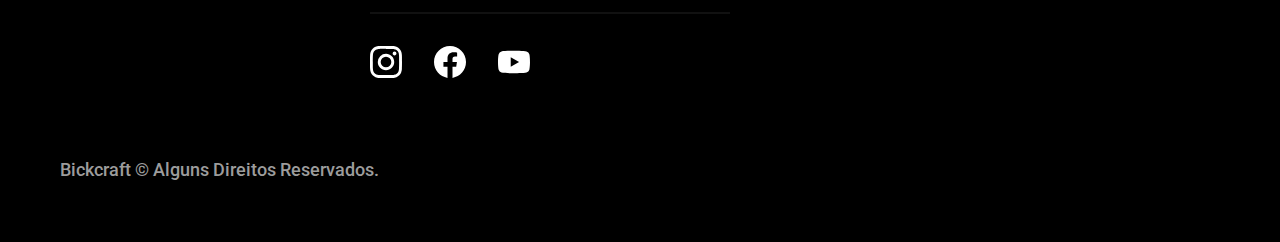
<file: orcamento.html>
<!DOCTYPE html>
<html lang="pt-br">

<head>
    <meta charset="UTF-8">
    <meta http-equiv="X-UA-Compatible" content="IE=edge">
    <meta name="viewport" content="width=device-width, initial-scale=1.0">
    <meta name="description" content="Termos e condições.">
    <title>Orçamento | Bikcraft</title>
    <link rel="preload" href="./css/style.css" as="style">
    <link rel="stylesheet" href="./css/style.css">
    <link rel="preconnect" href="https://fonts.googleapis.com">
    <link rel="preconnect" href="https://fonts.gstatic.com" crossorigin>
    <link href="https://fonts.googleapis.com/css2?family=Merriweather:ital,wght@1,900&family=Poppins:wght@400;600&family=Roboto:wght@400;500&display=swap" rel="stylesheet">
</head>

<body id="orcamento">
    <header class="header-bg">
        <div class="header container">
            <a href="./">
                <img src="./img/bikcraft.svg" width="136" height="32" alt="Bikcraft">
            </a>

            <nav aria-label="primary">
                <ul class="header-menu font-1-m cor-0">
                    <li> <a href="./bicicletas.html">Bicicletas</a></li>
                    <li> <a href="./seguros.html">Seguros</a></li>
                    <li> <a href="./contato.html">Contato</a></li>
                </ul>

            </nav>
        </div>
    </header>

    <main>
        <div class="titulo-bg">
            <div class="titulo container">
                <p class="font-2-l-b cor-5">Cotações no seu e-mail</p>
                <h1 class="font-1-xxl cor-0">solicite um orçamento<span class="cor-p1">.</span></h1>
            </div>
        </div>


        <form class="orcamento container" action="./">
            <div class="orcamento-produto">
                <h2 class="font-1-xs cor-5">Bikcraft ou Seguro?</h2>

                <input type="radio" name="tipo" value="bikcraft" id="bikcraft">
                <label for="bikcraft">Bikcraft</label>

                <input type="radio" name="tipo" value="seguro" id="seguro">
                <label for="seguro">Seguro</label>

                <div class="orcamento-conteudo" id="orcamento-bikcraft">
                    <h2 class="font-1-xs cor-5">Escolha a sua</h2>

                    <input type="radio" name="produto" value="nimbus" id="nimbus">
                    <label for="nimbus">Nimbus Stark <span>R$ 4999</span></label>
                    <div class="orcamento-detalhes">
                        <ul class="font-1-xs cor-8">
                            <li><img src="./img/icones/eletrica.svg" width="32" height="32" alt="">Motor Elétrico</li>
                            <li><img src="./img/icones/carbono.svg" width="32" height="32" alt="">Fibra de Carbono</li>
                            <li><img src="./img/icones/velocidade.svg" width="32" height="32" alt="">50 km/h</li>
                            <li><img src="./img/icones/rastreador.svg" width="32" height="32" alt="">Rastreador</li>
                        </ul>
                        <img src="./img/bicicletas/nimbus.jpg" alt="Bicicleta Preta">
                    </div>

                    <input type="radio" name="produto" value="magic" id="magic">
                    <label for="magic">Magic Might <span>R$ 2499</span></label>
                    <div class="orcamento-detalhes">
                        <ul class="font-1-xs cor-8">
                            <li><img src="./img/icones/eletrica.svg" width="32" height="32" alt="">Motor Elétrico</li>
                            <li><img src="./img/icones/carbono.svg" width="32" height="32" alt="">Fibra de Carbono</li>
                            <li><img src="./img/icones/velocidade.svg" width="32" height="32" alt="">45 km/h</li>
                            <li><img src="./img/icones/rastreador.svg" width="32" height="32" alt="">Rastreador</li>
                        </ul>
                        <img src="./img/bicicletas/magic.jpg" width="1120" height="680" alt="Bicicleta Preta">
                    </div>

                    <input type="radio" name="produto" value="nebula" id="nebula">
                    <label for="nebula">Nebula Cosmic <span>R$ 3999</span></label>
                    <div class="orcamento-detalhes">
                        <ul class="font-1-xs cor-8">
                            <li><img src="./img/icones/eletrica.svg" width="32" height="32" alt="">Motor Elétrico</li>
                            <li><img src="./img/icones/carbono.svg" width="32" height="32" alt="">Fibra de Carbono</li>
                            <li><img src="./img/icones/velocidade.svg" width="32" height="32" alt="">40 km/h</li>
                            <li><img src="./img/icones/rastreador.svg" width="32" height="32" alt="">Rastreador</li>
                        </ul>
                        <img src="./img/bicicletas/nebula.jpg" width="1120" height="620" alt="Bicicleta Branca">
                    </div>

                </div>

                <div class="orcamento-conteudo" id="orcamento-seguro">
                    <h2 class="font-1-xs cor-5">Escolha o PLANO</h2>

                    <input type="radio" name="produto" value="prata" id="prata">
                    <label for="prata">Prata <span>R$ 199</span></label>

                    <input type="radio" name="produto" value="ouro" id="ouro">
                    <label for="ouro">Ouro <span>R$ 299</span></label>
                </div>
            </div>
            <div class="orcamento-dados form">
                <h2 class="font-1-xs cor-9 col-2">dados pessoais</h2>
                <div>
                    <label for="nome">Nome</label>
                    <input type="text" name="nome" id="nome">
                </div>
                <div>
                    <label for="sobresome">Sobrenome</label>
                    <input type="text" name="sobresome" id="sobresome">
                </div>
                <div class="col-2">
                    <label for="cpf">CPF</label>
                    <input type="text" name="cpf" id="cpf" placeholder="000.000.000-00">
                </div>
                <div class="col-2">
                    <label for="email">E-mail</label>
                    <input type="email" name="email" id="email">
                </div>
                <h2 class="font-1-xs cor-9 col-2">entrega</h2>
                <div>
                    <label for="cep">CEP</label>
                    <input type="text" name="cep" id="cep">
                </div>
                <div>
                    <label for="numero">Número</label>
                    <input type="text" name="numero" id="numero">
                </div>
                <div>
                    <label for="logradouro">Logradouro</label>
                    <input type="text" name="logradouro" id="logradouro">
                </div>
                <div>
                    <label for="bairro">Bairro</label>
                    <input type="text" name="bairro" id="bairro">
                </div>
                <div>
                    <label for="cidade">Cidade</label>
                    <input type="text" name="cidade" id="cidade">
                </div>
                <div>
                    <label for="estado">Estado</label>
                    <input type="text" name="estado" id="estado">
                </div>
                <button class="botao col-2">Solicitar Orçamento</button>
            </div>

        </form>
    </main>

    <footer class="footer-bg">
        <div class="footer container">
            <img src="./img/bikcraft.svg" width="136" height="32" alt="bikcraft">
            <div class="footer-contato">
                <h3 class="font-2-l-b cor-0">Contato</h3>
                <ul class="cor-5 font-2-m">
                    <li><a href="tel:+5521999999999">+55 (21) 99999-9999</a></li>
                    <li><a href="mailto:contato@bikcraft.com">contato@bikcraft</a></li>
                    <li>Rua Logo Ali, 72 - Higienópolis</a></li>
                    <li cor-><a href="mailto:contato@bikcraft.com">São Paulo</a></li>
                </ul>
                <div class="footer-redes">
                    <a href="./"><img src="./img/redes/instagram.svg" width="32" height="32" alt=""></a>
                    <a href="./"><img src="./img/redes/facebook.svg" width="32" height="32" alt=""></a>
                    <a href="./"><img src="./img/redes/youtube.svg" width="32" height="32" alt=""></a>
                </div>
            </div>

            <div class="footer-info">
                <h3 class="font-2-l-b cor-0">Informações</h3>
                <nav>
                    <ul class="font-1-m cor-5">
                        <li> <a href="./bicicletas.html">Bicicletas</a></li>
                        <li> <a href="./seguros.html">Seguros</a></li>
                        <li> <a href="./contato.html">Contato</a></li>
                        <li> <a href="./termos.html">Termos e Condições</a></li>
                    </ul>
                </nav>
            </div>
            <p class="footer-copy font-2-m cor-6 ">Bickcraft © Alguns Direitos Reservados.</p>
        </div>
    </footer>

    <script src="./js/script.js"></script>
</body>


</html>
</file>
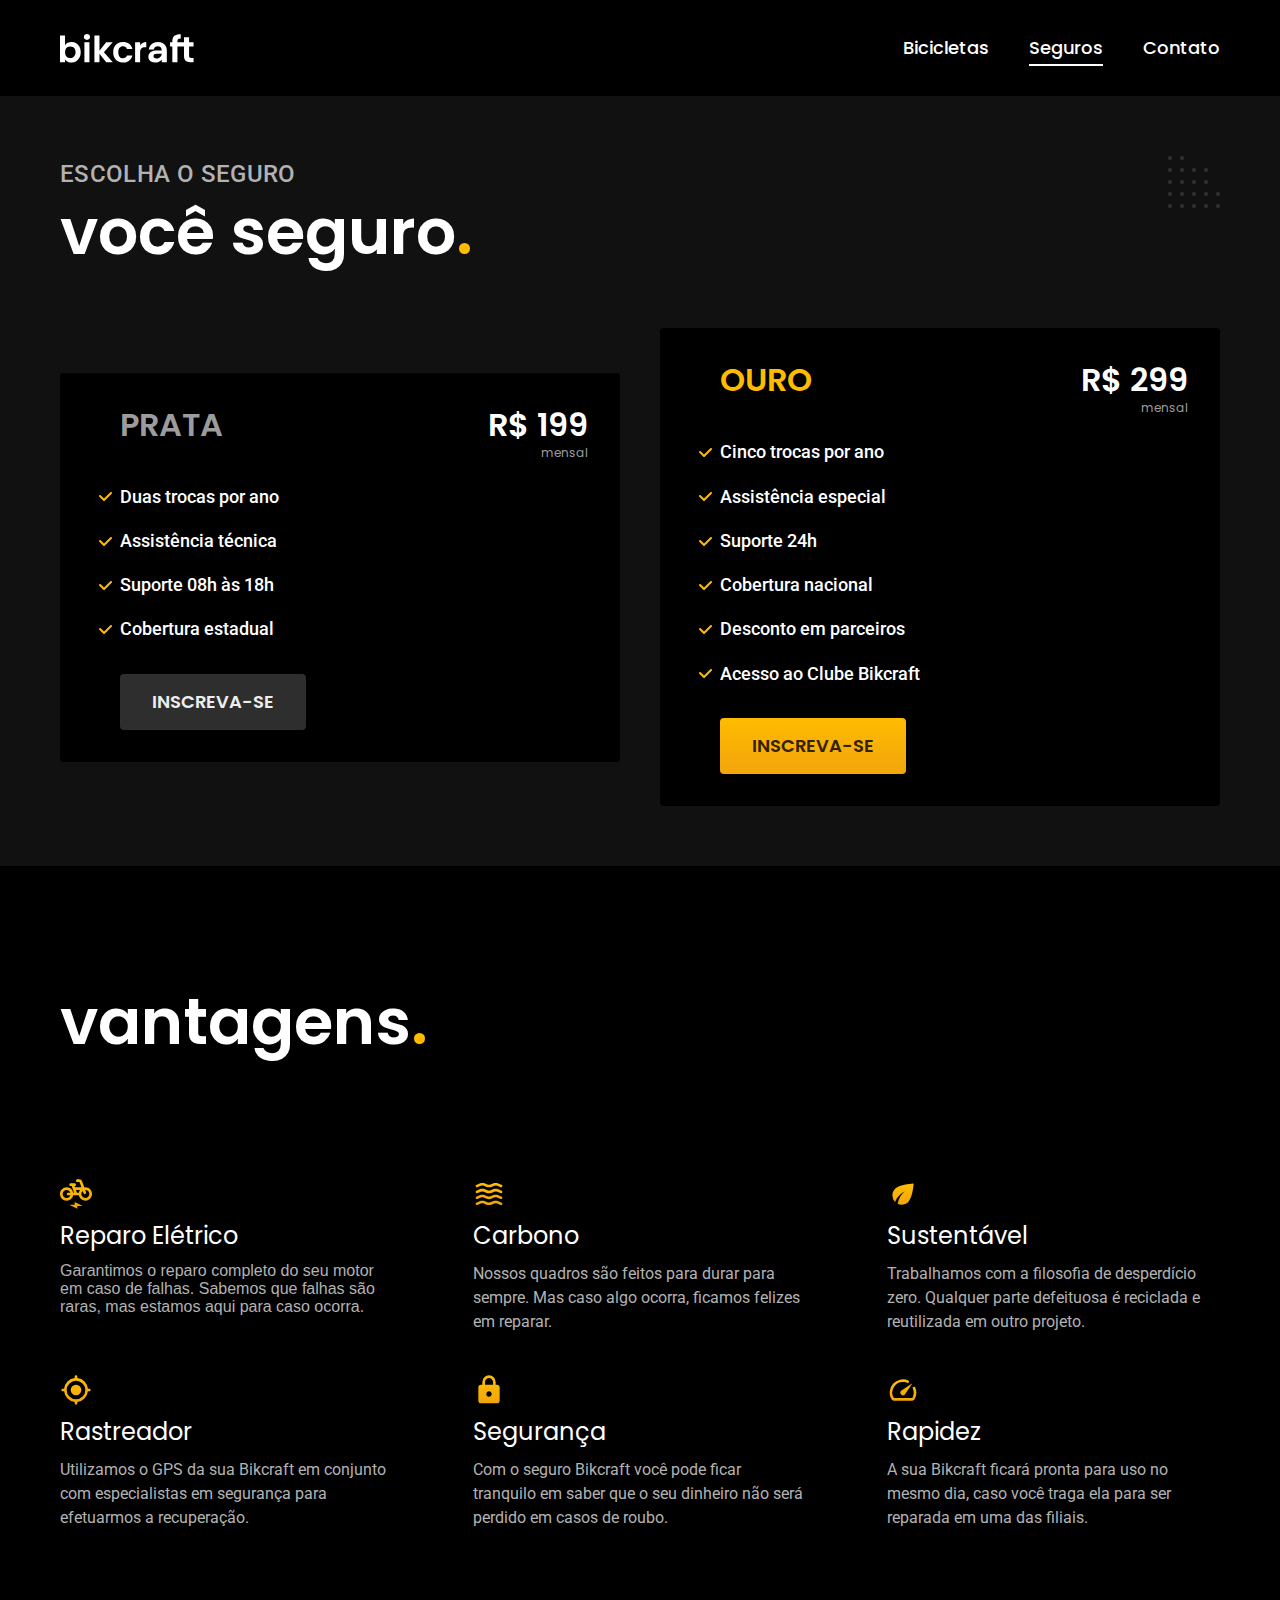
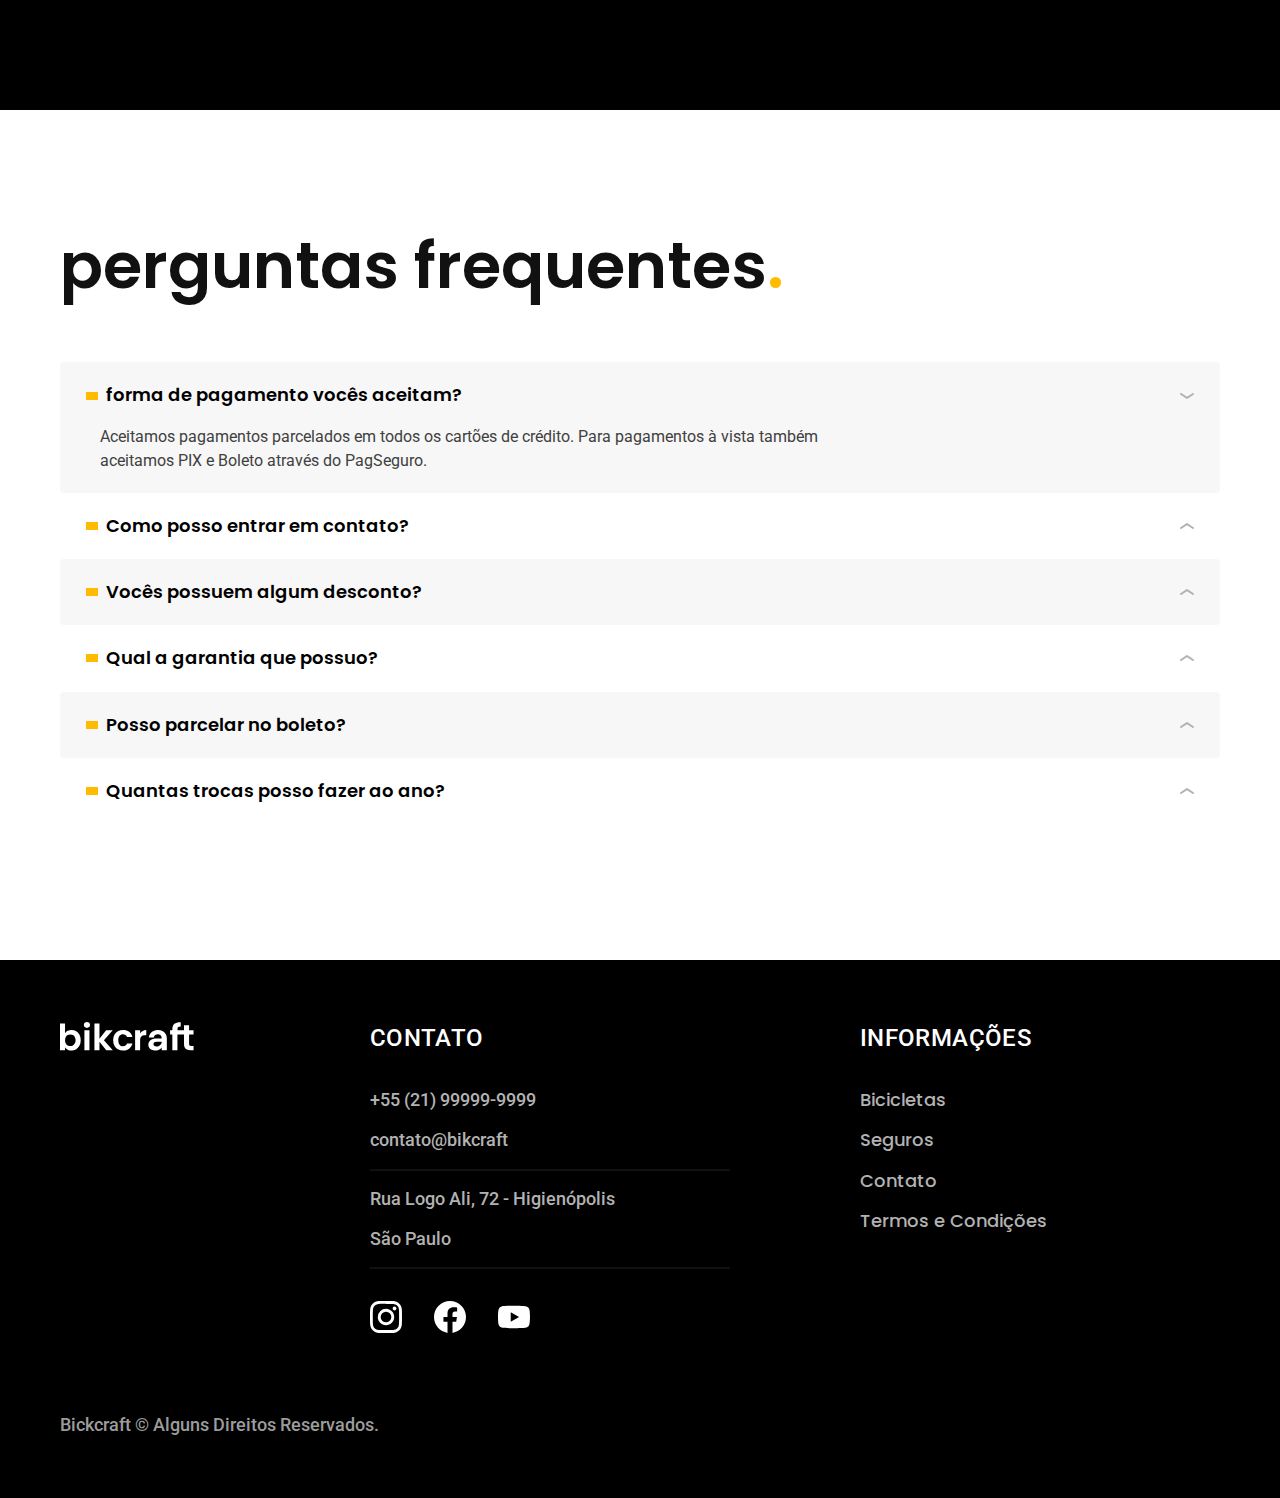
<file: seguros.html>
<!DOCTYPE html>
<html lang="pt-br">

<head>
    <meta charset="UTF-8">
    <meta http-equiv="X-UA-Compatible" content="IE=edge">
    <meta name="viewport" content="width=device-width, initial-scale=1.0">
    <meta name="description" content="Termos e condições.">
    <title>Seguros | Bikcraft</title>
    <link rel="preload" href="./css/style.css" as="style">
    <link rel="stylesheet" href="./css/style.css">
    <link rel="preconnect" href="https://fonts.googleapis.com">
    <link rel="preconnect" href="https://fonts.gstatic.com" crossorigin>
    <link href="https://fonts.googleapis.com/css2?family=Merriweather:ital,wght@1,900&family=Poppins:wght@400;600&family=Roboto:wght@400;500&display=swap" rel="stylesheet">
</head>

<body id="seguros">
    <header class="header-bg">
        <div class="header container">
            <a href="./">
                <img src="./img/bikcraft.svg" width="136" height="32" alt="Bikcraft">
            </a>

            <nav aria-label="primary">
                <ul class="header-menu font-1-m cor-0">
                    <li> <a href="./bicicletas.html">Bicicletas</a></li>
                    <li> <a href="./seguros.html">Seguros</a></li>
                    <li> <a href="./contato.html">Contato</a></li>
                </ul>

            </nav>
        </div>
    </header>

    <main class="seguros-bg">
        <div class="titulo-bg">
            <div class="titulo container">
                <p class="font-2-l-b cor-5">Escolha o seguro</p>
                <h1 class="font-1-xxl cor-0">você seguro<span class="cor-p1">.</span></h1>

            </div>
        </div>


        <div class="seguros container">

            <div class="seguros-item fadeInLeft" data-anime="200">
                <h3 class="font-1-xl cor-6">PRATA</h3>
                <span class="font-1-xl cor-0">R$ 199
                    <span class="font-1-xs cor-6">mensal</span></span>
                <ul class="font-2-m cor-0">
                    <li>Duas trocas por ano</li>
                    <li>Assistência técnica</li>
                    <li>Suporte 08h às 18h</li>
                    <li>Cobertura estadual</li>
                </ul>
                <a class="botao secundario" href="./orcamento.html?tipo=seguro&produto=prata">Inscreva-se</a>
            </div>
            <div class="seguros-item fadeInRight" data-anime="400">
                <h3 class="font-1-xl cor-p1">OURO</h3>
                <span class="font-1-xl cor-0">R$ 299
                    <span class="font-1-xs cor-6">mensal</span></span>
                <ul class="font-2-m cor-0">
                    <li>Cinco trocas por ano</li>
                    <li>Assistência especial</li>
                    <li>Suporte 24h</li>
                    <li>Cobertura nacional</li>
                    <li>Desconto em parceiros</li>
                    <li>Acesso ao Clube Bikcraft</li>
                </ul>
                <a class="botao" href="./orcamento.html?tipo=seguro&produto=ouro">Inscreva-se</a>
            </div>
        </div>


    </main>

    <article class="vantagens-bg">
        <div class="vantagens container">
            <h2 class="font-1-xxl cor-0">vantagens<span class="cor-p1">.</span></h2>

            <ul>
                <li>
                    <img src="./img/icones/eletrica.svg" width="32" height="32" alt="">
                    <h3 class="font-1-l cor-0">Reparo Elétrico</h3>
                    <p class="font-2s cor-5">Garantimos o reparo completo do seu motor em caso de falhas. Sabemos que falhas são raras, mas estamos aqui para caso ocorra.</p>
                </li>
                <li>
                    <img src="./img/icones/carbono.svg" width="32" height="32" alt="">
                    <h3 class="font-1-l cor-0">Carbono</h3>
                    <p class="font-2-s cor-5">Nossos quadros são feitos para durar para sempre. Mas caso algo ocorra, ficamos felizes em reparar.</p>
                </li>
                <li>
                    <img src="./img/icones/sustentavel.svg" width="32" height="32" alt="">
                    <h3 class="font-1-l cor-0">Sustentável</h3>
                    <p class="font-2-s cor-5">Trabalhamos com a filosofia de desperdício zero. Qualquer parte defeituosa é reciclada e reutilizada em outro projeto.</p>
                </li>
                <li>
                    <img src="./img/icones/rastreador.svg" width="32" height="32" alt="">
                    <h3 class="font-1-l cor-0">Rastreador</h3>
                    <p class="font-2-s cor-5">Utilizamos o GPS da sua Bikcraft em conjunto com especialistas em segurança para efetuarmos a recuperação.</p>
                </li>
                <li>
                    <img src="./img/icones/seguro.svg" width="32" height="32" alt="">
                    <h3 class="font-1-l cor-0">Segurança</h3>
                    <p class="font-2-s cor-5">Com o seguro Bikcraft você pode ficar tranquilo em saber que o seu dinheiro não será perdido em casos de roubo.</p>
                </li>
                <li>
                    <img src="./img/icones/velocidade.svg" width="32" height="32" alt="">
                    <h3 class="font-1-l cor-0">Rapidez</h3>
                    <p class="font-2-s cor-5">A sua Bikcraft ficará pronta para uso no mesmo dia, caso você traga ela para ser reparada em uma das filiais.</p>
                </li>

            </ul>
        </div>
    </article>

    <article class="perguntas container">
        <h2 class="font-1-xxl">perguntas frequentes<span class="cor-p1">.</span></h2>

        <dl>
            <div>
                <dt><button class="font-1-m-b" aria-controls="pergunta1" aria-expanded="true"> forma de pagamento vocês aceitam?</button></dt>
                <dd id="pergunta1" class="font-2-s cor-9 ativa">Aceitamos pagamentos parcelados em todos os cartões de crédito. Para pagamentos à vista também aceitamos PIX e Boleto através do PagSeguro.</dd>
            </div>
            <div>
                <dt><button class="font-1-m-b" aria-controls="pergunta2" aria-expanded="false">Como posso entrar em contato?</button></dt>
                <dd id="pergunta2" class="font-2-s cor-9">Aceitamos pagamentos parcelados em todos os cartões de crédito. Para pagamentos à vista também aceitamos PIX e Boleto através do PagSeguro.</dd>
            </div>
            <div>
                <dt><button class="font-1-m-b" aria-controls="pergunta3" aria-expanded="false">Vocês possuem algum desconto?</button></dt>
                <dd id="pergunta3" class="font-2-s cor-9">Aceitamos pagamentos parcelados em todos os cartões de crédito. Para pagamentos à vista também aceitamos PIX e Boleto através do PagSeguro.</dd>
            </div>
            <div>
                <dt><button class="font-1-m-b" aria-controls="pergunta4" aria-expanded="false">Qual a garantia que possuo?</button></dt>
                <dd id="pergunta4" class="font-2-s cor-9">Aceitamos pagamentos parcelados em todos os cartões de crédito. Para pagamentos à vista também aceitamos PIX e Boleto através do PagSeguro.</dd>
            </div>
            <div>
                <dt><button class="font-1-m-b" aria-controls="pergunta5" aria-expanded="false">Posso parcelar no boleto?</button></dt>
                <dd id="pergunta5" class="font-2-s cor-9">Aceitamos pagamentos parcelados em todos os cartões de crédito. Para pagamentos à vista também aceitamos PIX e Boleto através do PagSeguro.</dd>
            </div>
            <div>
                <dt><button class="font-1-m-b" aria-controls="pergunta6" aria-expanded="false">Quantas trocas posso fazer ao ano?</button></dt>
                <dd id="pergunta6" class="font-2-s cor-9">Aceitamos pagamentos parcelados em todos os cartões de crédito. Para pagamentos à vista também aceitamos PIX e Boleto através do PagSeguro.</dd>
            </div>
        </dl>
    </article>
    <footer class="footer-bg">
        <div class="footer container">
            <img src="./img/bikcraft.svg" width="136" height="32" alt="bikcraft">
            <div class="footer-contato">
                <h3 class="font-2-l-b cor-0">Contato</h3>
                <ul class="cor-5 font-2-m">
                    <li><a href="tel:+5521999999999">+55 (21) 99999-9999</a></li>
                    <li><a href="mailto:contato@bikcraft.com">contato@bikcraft</a></li>
                    <li>Rua Logo Ali, 72 - Higienópolis</a></li>
                    <li cor-><a href="mailto:contato@bikcraft.com">São Paulo</a></li>
                </ul>
                <div class="footer-redes">
                    <a href="./"><img src="./img/redes/instagram.svg" width="32" height="32" alt=""></a>
                    <a href="./"><img src="./img/redes/facebook.svg" width="32" height="32" alt=""></a>
                    <a href="./"><img src="./img/redes/youtube.svg" width="32" height="32" alt=""></a>
                </div>
            </div>

            <div class="footer-info">
                <h3 class="font-2-l-b cor-0">Informações</h3>
                <nav>
                    <ul class="font-1-m cor-5">
                        <li> <a href="./bicicletas.html">Bicicletas</a></li>
                        <li> <a href="./seguros.html">Seguros</a></li>
                        <li> <a href="./contato.html">Contato</a></li>
                        <li> <a href="./termos.html">Termos e Condições</a></li>
                    </ul>
                </nav>
            </div>
            <p class="footer-copy font-2-m cor-6 ">Bickcraft © Alguns Direitos Reservados.</p>
        </div>
    </footer>
    <script src="./js/plugin/simple-anime.js"></script>
    <script src="./js/script.js"></script>
</body>


</html>
</file>
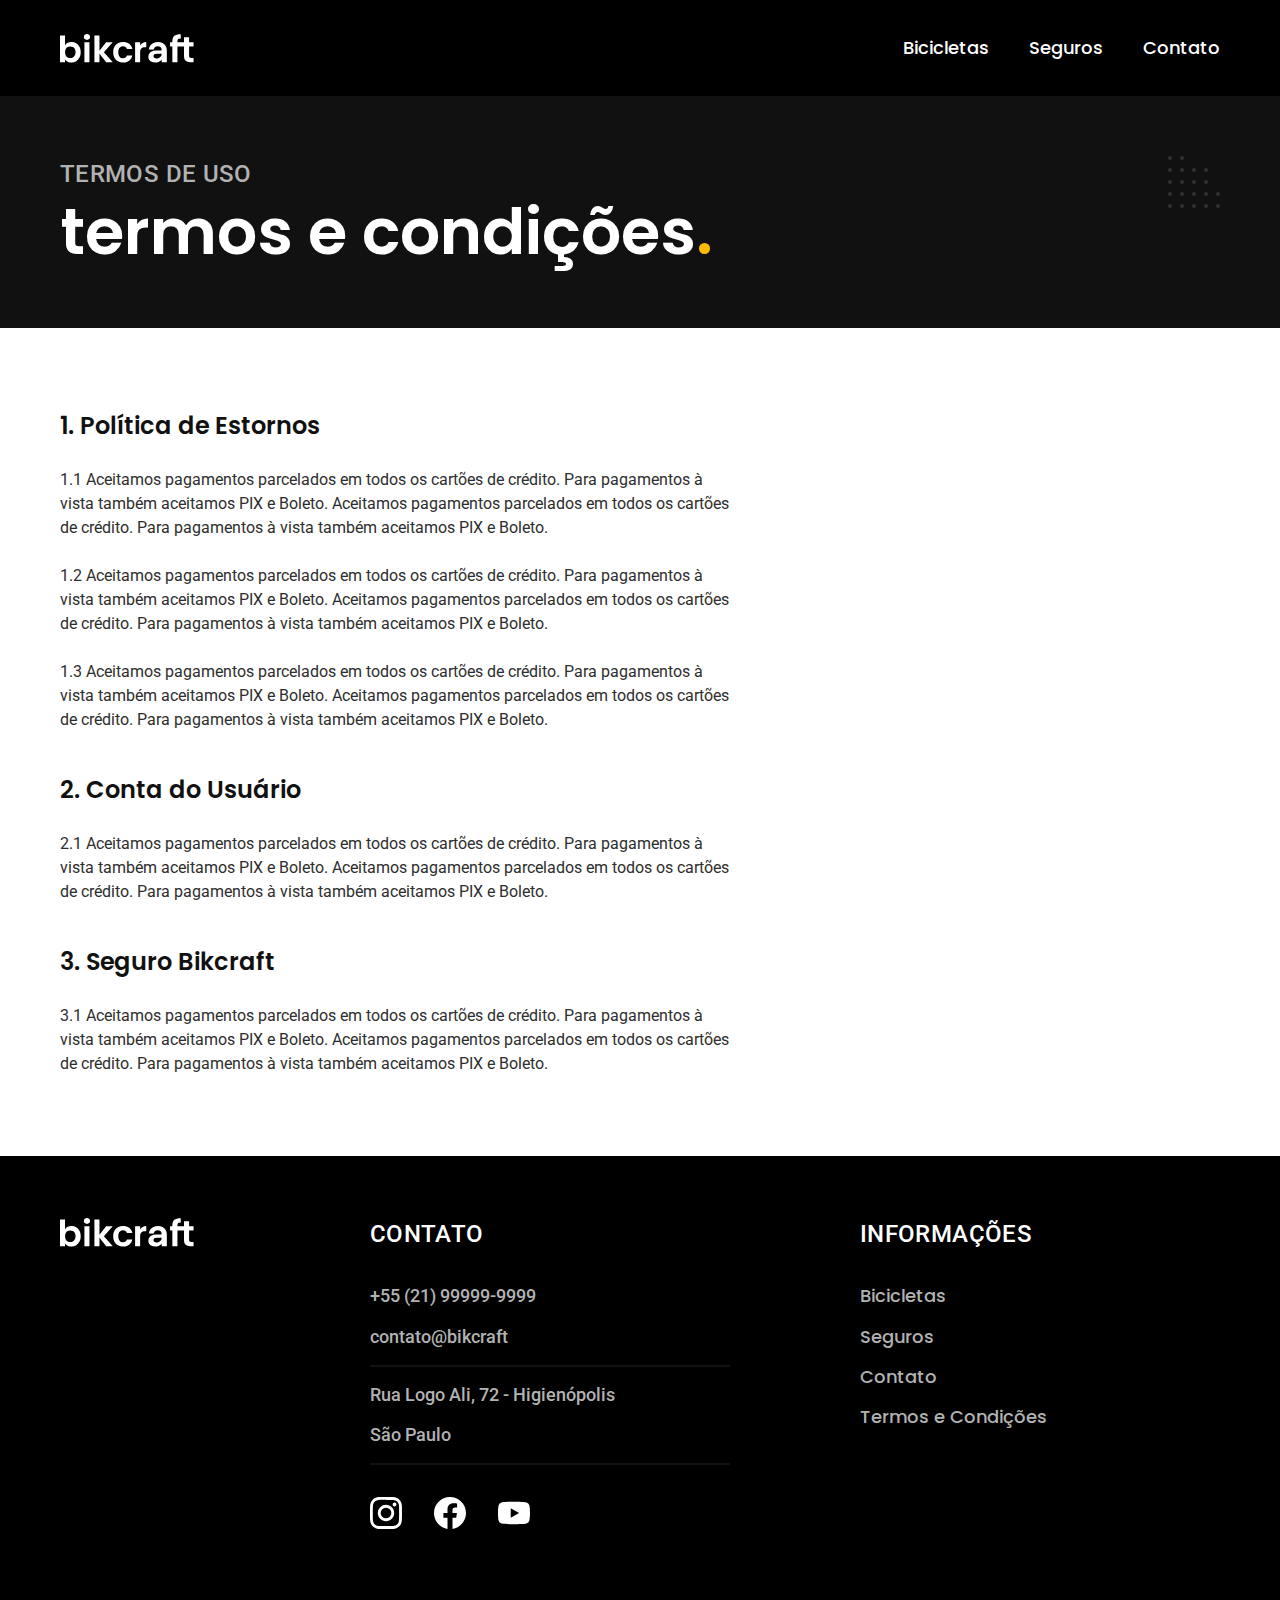
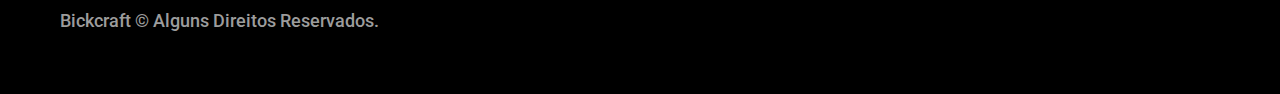
<file: termos.html>
<!DOCTYPE html>
<html lang="pt-br">

<head>
    <meta charset="UTF-8">
    <meta http-equiv="X-UA-Compatible" content="IE=edge">
    <meta name="viewport" content="width=device-width, initial-scale=1.0">
    <meta name="description" content="Termos e condições.">
    <title>Termos e Condições | Bikcraft</title>
    <link rel="preload" href="./css/style.css" as="style">
    <link rel="stylesheet" href="./css/style.css">
    <link rel="preconnect" href="https://fonts.googleapis.com">
    <link rel="preconnect" href="https://fonts.gstatic.com" crossorigin>
    <link href="https://fonts.googleapis.com/css2?family=Merriweather:ital,wght@1,900&family=Poppins:wght@400;600&family=Roboto:wght@400;500&display=swap" rel="stylesheet">
</head>

<body id="termos">
    <header class="header-bg">
        <div class="header container">
            <a href="./">
                <img src="./img/bikcraft.svg" width="136" height="32" alt="Bikcraft">
            </a>

            <nav aria-label="primary">
                <ul class="header-menu font-1-m cor-0">
                    <li> <a href="./bicicletas.html">Bicicletas</a></li>
                    <li> <a href="./seguros.html">Seguros</a></li>
                    <li> <a href="./contato.html">Contato</a></li>
                </ul>

            </nav>
        </div>
    </header>

    <main>
        <div class="titulo-bg">
            <div class="titulo container">
                <p class="font-2-l-b cor-5">Termos de uso</p>
                <h1 class="font-1-xxl cor-0">termos e condições<span class="cor-p1">.</span></h1>
            </div>
        </div>

        <div class="termos container font-2-s cor-10 ">
            <h2 class="font-1-l cor-11">1. Política de Estornos</h2>
            <p>1.1 Aceitamos pagamentos parcelados em todos os cartões de crédito. Para pagamentos à vista também aceitamos PIX e Boleto. Aceitamos pagamentos parcelados em todos os cartões de crédito. Para pagamentos à vista também aceitamos PIX e Boleto.</p>
            <p>1.2 Aceitamos pagamentos parcelados em todos os cartões de crédito. Para pagamentos à vista também aceitamos PIX e Boleto. Aceitamos pagamentos parcelados em todos os cartões de crédito. Para pagamentos à vista também aceitamos PIX e Boleto.</p>
            <p>1.3 Aceitamos pagamentos parcelados em todos os cartões de crédito. Para pagamentos à vista também aceitamos PIX e Boleto. Aceitamos pagamentos parcelados em todos os cartões de crédito. Para pagamentos à vista também aceitamos PIX e Boleto.</p>

            <h2 class="font-1-l cor-11">2. Conta do Usuário</h2>
            <p>2.1 Aceitamos pagamentos parcelados em todos os cartões de crédito. Para pagamentos à vista também aceitamos PIX e Boleto. Aceitamos pagamentos parcelados em todos os cartões de crédito. Para pagamentos à vista também aceitamos PIX e Boleto.</p>

            <h2 class="font-1-l cor-11">3. Seguro Bikcraft</h2>
            <p>3.1 Aceitamos pagamentos parcelados em todos os cartões de crédito. Para pagamentos à vista também aceitamos PIX e Boleto. Aceitamos pagamentos parcelados em todos os cartões de crédito. Para pagamentos à vista também aceitamos PIX e Boleto.</p>
        </div>
    </main>

    <footer class="footer-bg">
        <div class="footer container">
            <img src="./img/bikcraft.svg" width="136" height="32" alt="bikcraft">
            <div class="footer-contato">
                <h3 class="font-2-l-b cor-0">Contato</h3>
                <ul class="cor-5 font-2-m">
                    <li><a href="tel:+5521999999999">+55 (21) 99999-9999</a></li>
                    <li><a href="mailto:contato@bikcraft.com">contato@bikcraft</a></li>
                    <li>Rua Logo Ali, 72 - Higienópolis</a></li>
                    <li cor-><a href="mailto:contato@bikcraft.com">São Paulo</a></li>
                </ul>
                <div class="footer-redes">
                    <a href="./"><img src="./img/redes/instagram.svg" width="32" height="32" alt=""></a>
                    <a href="./"><img src="./img/redes/facebook.svg" width="32" height="32" alt=""></a>
                    <a href="./"><img src="./img/redes/youtube.svg" width="32" height="32" alt=""></a>
                </div>
            </div>

            <div class="footer-info">
                <h3 class="font-2-l-b cor-0">Informações</h3>
                <nav>
                    <ul class="font-1-m cor-5">
                        <li> <a href="./bicicletas.html">Bicicletas</a></li>
                        <li> <a href="./seguros.html">Seguros</a></li>
                        <li> <a href="./contato.html">Contato</a></li>
                        <li> <a href="./termos.html">Termos e Condições</a></li>
                    </ul>
                </nav>
            </div>
            <p class="footer-copy font-2-m cor-6 ">Bickcraft © Alguns Direitos Reservados.</p>
        </div>
    </footer>

    <script src="./js/script.js"></script>
</body>


</html>
</file>
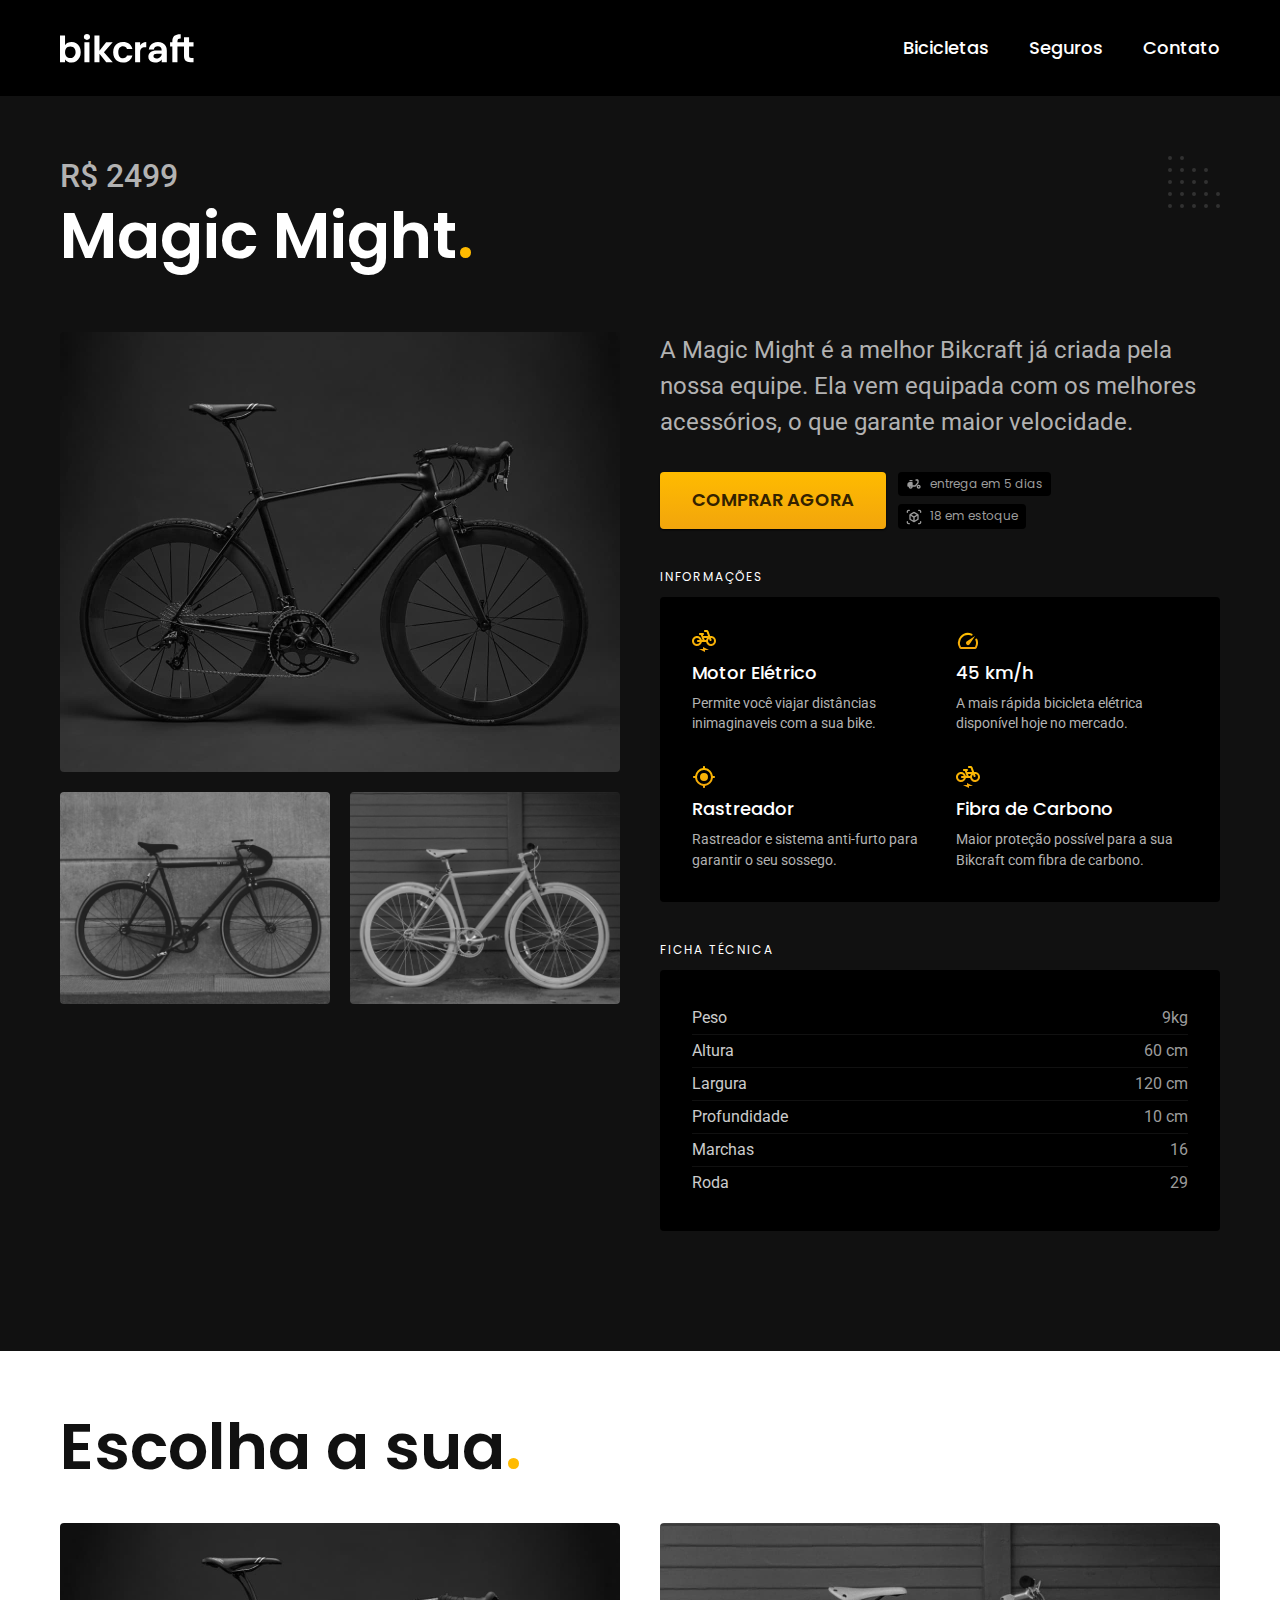
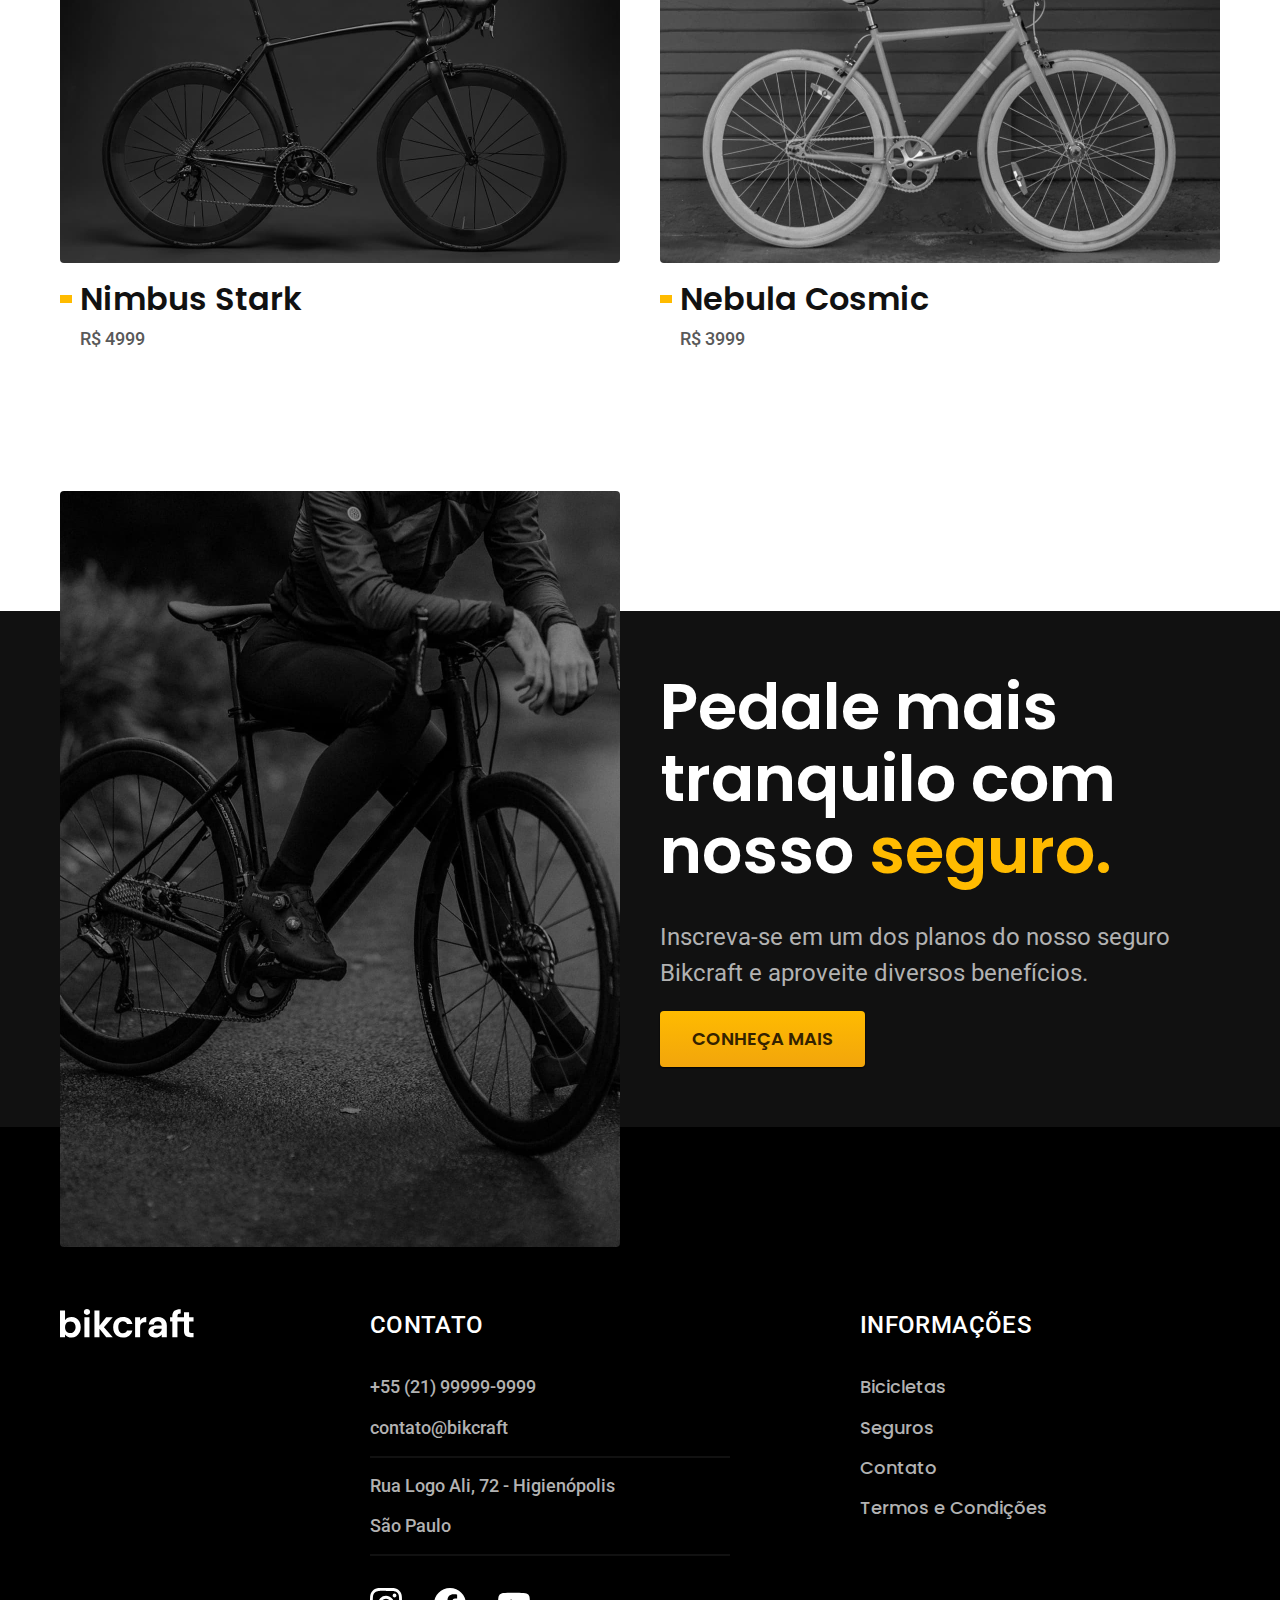
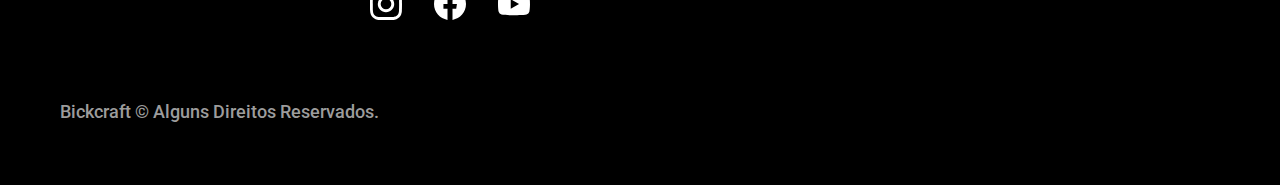
<file: bicicletas/magic.html>
<!DOCTYPE html>
<html lang="pt-br">

<head>
    <meta charset="UTF-8">
    <meta http-equiv="X-UA-Compatible" content="IE=edge">
    <meta name="viewport" content="width=device-width, initial-scale=1.0">
    <meta name="description" content="Termos e condições.">
    <title>Magic | Bikcraft</title>
    <link rel="stylesheet" href="../css/style.css">
    <link rel="preconnect" href="https://fonts.googleapis.com">
    <link rel="preconnect" href="https://fonts.gstatic.com" crossorigin>
    <link href="https://fonts.googleapis.com/css2?family=Merriweather:ital,wght@1,900&family=Poppins:wght@400;600&family=Roboto:wght@400;500&display=swap" rel="stylesheet">
</head>

<body id="bicicleta">
    <header class="header-bg">
        <div class="header container">
            <a href="../">
                <img src="../img/bikcraft.svg" alt="Bikcraft">
            </a>

            <nav aria-label="primary">
                <ul class="header-menu font-1-m cor-0">
                    <li> <a href="../bicicletas.html">Bicicletas</a></li>
                    <li> <a href="../seguros.html">Seguros</a></li>
                    <li> <a href="../contato.html">Contato</a></li>
                </ul>

            </nav>
        </div>
    </header>

    <main class="titulo-bg">
        <div>
            <div class="titulo container">
                <p class="font-2-xl cor-5">R$ 2499</p>
                <h1 class="font-1-xxl cor-0">Magic Might<span class="cor-p1">.</span></h1>
            </div>
        </div>

        <div class="bicicleta container">
            <div class="bicicleta-img">
                <img src="../img/bicicleta/nimbus1.jpg" alt="Bicicleta Preta">
                <img src="../img/bicicleta/nimbus2.jpg" alt="Bicicleta Branca">
                <img src="../img/bicicleta/nimbus3.jpg" alt="Bicicleta Preta">
            </div>

            <div class="bicicleta-conteudo">
                <p class="font-2-l cor-5">A Magic Might é a melhor Bikcraft já criada pela nossa equipe. Ela vem equipada com os melhores acessórios, o que garante maior velocidade.</p>
                <div class="bicicleta-comprar"><a class="botao" href="../orcamento.html?tipo=bikcraft&produto=magic">Comprar Agora</a>

                    <span class="font-1-xs cor-6"><img src="../img/icones/entrega.svg" alt=""> entrega em 5 dias</span>
                    <span class="font-1-xs cor-6"><img src="../img/icones/estoque.svg" alt=""> 18 em estoque</span>
                </div>
                <h2 class="font-1-xs cor-0">Informações</h2>
                <ul class="bicicleta-informacoes">
                    <li>
                        <img src="../img/icones/eletrica.svg" alt="">
                        <h3 class="font-1-m cor-0">Motor Elétrico</h3>
                        <p class="font-2-xs cor-5">Permite você viajar distâncias inimaginaveis com a sua bike.</p>
                    </li>
                    <li>
                        <img src="../img/icones/velocidade.svg" alt="">
                        <h3 class="font-1-m cor-0">45 km/h</h3>
                        <p class="font-2-xs cor-5">A mais rápida bicicleta elétrica disponível hoje no mercado.</p>
                    </li>
                    <li>
                        <img src="../img/icones/rastreador.svg" alt="">
                        <h3 class="font-1-m cor-0">Rastreador</h3>
                        <p class="font-2-xs cor-5">Rastreador e sistema anti-furto para garantir o seu sossego.</p>
                    </li>
                    <li>
                        <img src="../img/icones/eletrica.svg" alt="">
                        <h3 class="font-1-m cor-0">Fibra de Carbono</h3>
                        <p class="font-2-xs cor-5">Maior proteção possível para a sua Bikcraft com fibra de carbono.</p>
                    </li>
                </ul>
                <h2 class="font-1-xs cor-0">Ficha Técnica</h2>
                <ul class="bicicleta-ficha font-2-s cor-4">
                    <li>Peso <span>9kg</span></li>
                    <li>Altura <span>60 cm</span></li>
                    <li>Largura <span>120 cm</span></li>
                    <li>Profundidade <span>10 cm</span></li>
                    <li>Marchas <span>16</span></li>
                    <li>Roda <span>29</span></li>
                </ul>
            </div>

        </div>

    </main>

    <article class="bicicletas-lista container">
        <h2 class="font-1-xxl ">Escolha a sua<span class="cor-p1">.</span></h2>
        <ul>
            <li>
                <a href="./nimbus.html"><img src="../img/bicicletas/nimbus.jpg" alt="Bicicleta Preta">
                    <h3 class="font-1-xl">Nimbus Stark</h3><span class="font-2-m cor-8">R$ 4999</span>
                </a>
            </li>

            <li>
                <a href="./nebula.html"><img src="../img/bicicletas/nebula.jpg" alt="Bicicleta Branca">
                    <h3 class="font-1-xl">Nebula Cosmic</h3><span class="font-2-m cor-8">R$ 3999</span>
                </a>
            </li>
        </ul>
    </article>

    <article class="seguro-bg">
        <div class="seguro container">
            <div class="seguro-img"><img src="../img/fotos/seguros.jpg" alt="Pessoa em cima de uma bicicleta"></div>
            <div class="seguro-conteudo">
                <h2 class="font-1-xxl cor-0">Pedale mais tranquilo com nosso <span class="cor-p1">seguro.</span></h2>
                <p class="font-2-l cor-5">Inscreva-se em um dos planos do nosso seguro Bikcraft e aproveite diversos benefícios.</p>
                <a class="botao" href="../seguros.html">Conheça Mais</a>
            </div>
        </div>
    </article>

    <footer class="footer-bg">
        <div class="footer container">
            <img src="../img/bikcraft.svg" alt="Bikcraft">
            <div class="footer-contato">
                <h3 class="font-2-l-b cor-0">Contato</h3>
                <ul class="cor-5 font-2-m">
                    <li><a href="tel:+5521999999999">+55 (21) 99999-9999</a></li>
                    <li><a href="mailto:contato@bikcraft.com">contato@bikcraft</a></li>
                    <li>Rua Logo Ali, 72 - Higienópolis</a></li>
                    <li cor-><a href="mailto:contato@bikcraft.com">São Paulo</a></li>
                </ul>
                <div class="footer-redes">
                    <a href="../"><img src="../img/redes/instagram.svg" alt=""></a>
                    <a href="../"><img src="../img/redes/facebook.svg" alt=""></a>
                    <a href="../"><img src="../img/redes/youtube.svg" alt=""></a>
                </div>
            </div>

            <div class="footer-info">
                <h3 class="font-2-l-b cor-0">Informações</h3>
                <nav>
                    <ul class="font-1-m cor-5">
                        <li> <a href="../bicicletas.html">Bicicletas</a></li>
                        <li> <a href="../seguros.html">Seguros</a></li>
                        <li> <a href="../contato.html">Contato</a></li>
                        <li> <a href="../termos.html">Termos e Condições</a></li>
                    </ul>
                </nav>
            </div>
            <p class="footer-copy font-2-m cor-6 ">Bickcraft © Alguns Direitos Reservados.</p>
        </div>
    </footer>

    <script src="../js/script.js"></script>
</body>


</html>
</file>
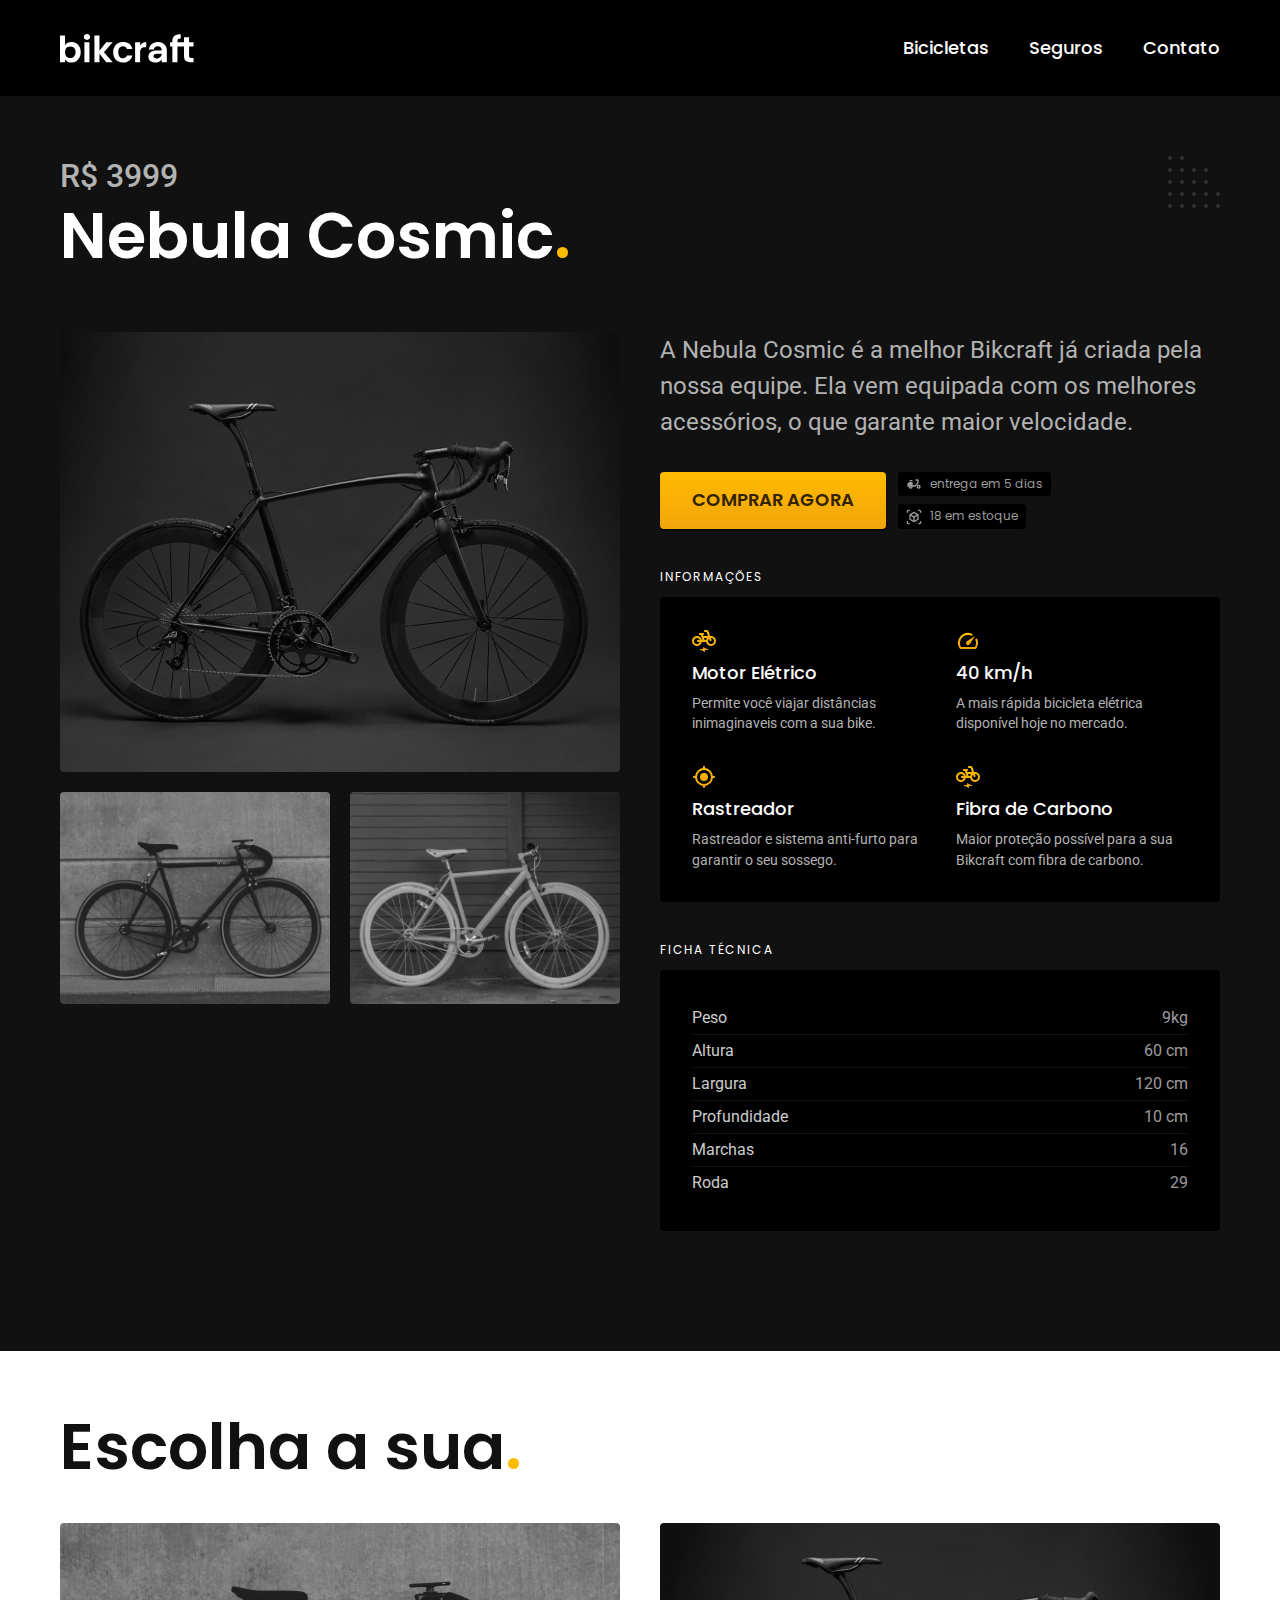
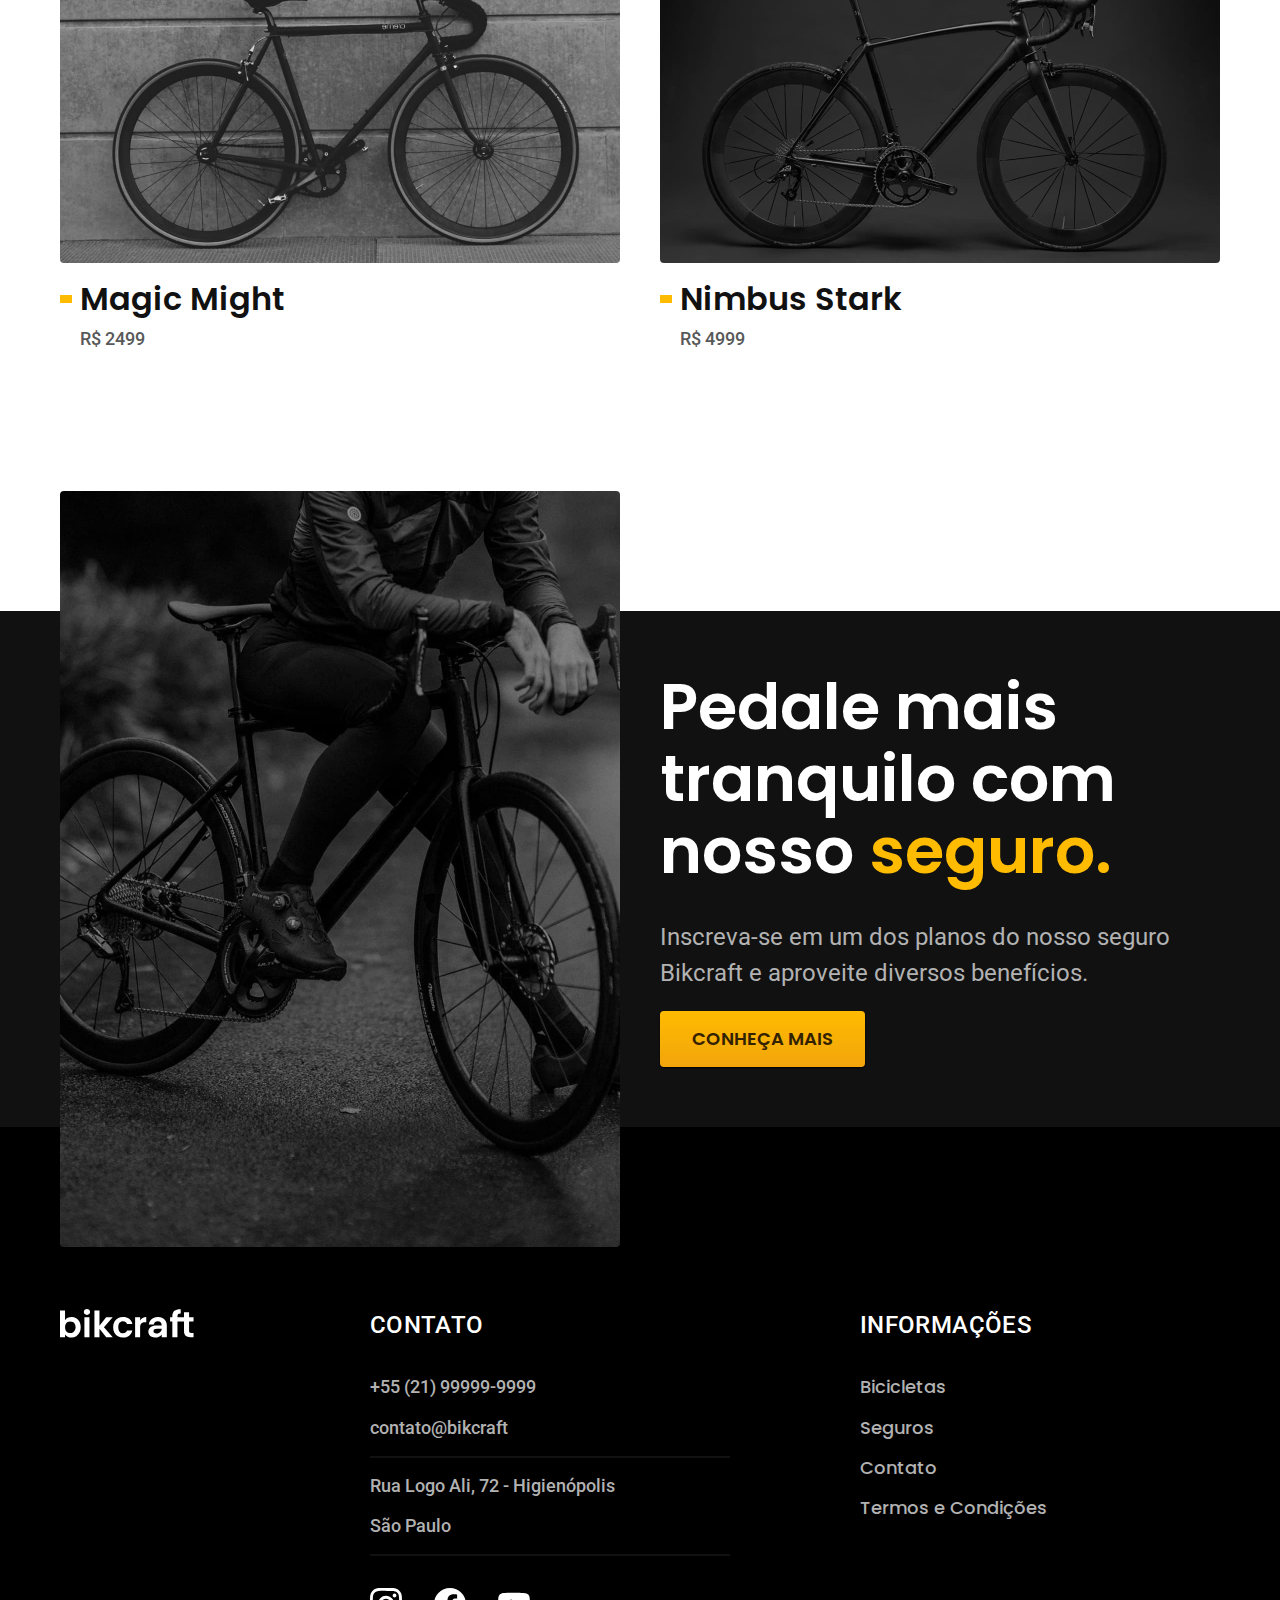
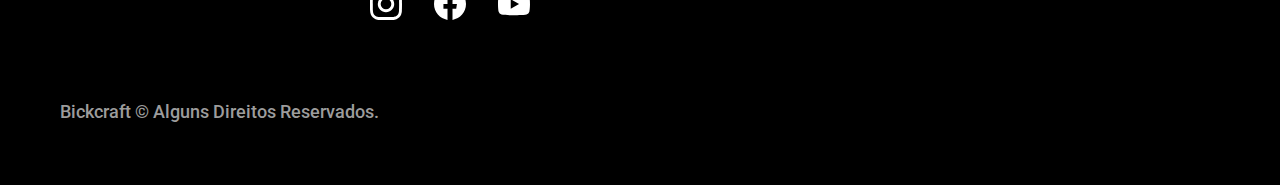
<file: bicicletas/nebula.html>
<!DOCTYPE html>
<html lang="pt-br">

<head>
    <meta charset="UTF-8">
    <meta http-equiv="X-UA-Compatible" content="IE=edge">
    <meta name="viewport" content="width=device-width, initial-scale=1.0">
    <meta name="description" content="Termos e condições.">
    <title>Nebula | Bikcraft</title>
    <link rel="stylesheet" href="../css/style.css">
    <link rel="preconnect" href="https://fonts.googleapis.com">
    <link rel="preconnect" href="https://fonts.gstatic.com" crossorigin>
    <link href="https://fonts.googleapis.com/css2?family=Merriweather:ital,wght@1,900&family=Poppins:wght@400;600&family=Roboto:wght@400;500&display=swap" rel="stylesheet">
</head>

<body id="bicicleta">
    <header class="header-bg">
        <div class="header container">
            <a href="../">
                <img src="../img/bikcraft.svg" alt="Bikcraft">
            </a>

            <nav aria-label="primary">
                <ul class="header-menu font-1-m cor-0">
                    <li> <a href="../bicicletas.html">Bicicletas</a></li>
                    <li> <a href="../seguros.html">Seguros</a></li>
                    <li> <a href="../contato.html">Contato</a></li>
                </ul>

            </nav>
        </div>
    </header>

    <main class="titulo-bg">
        <div>
            <div class="titulo container">
                <p class="font-2-xl cor-5">R$ 3999</p>
                <h1 class="font-1-xxl cor-0">Nebula Cosmic<span class="cor-p1">.</span></h1>
            </div>
        </div>

        <div class="bicicleta container">
            <div class="bicicleta-img">
                <img src="../img/bicicleta/nimbus1.jpg" alt="Bicicleta Preta">
                <img src="../img/bicicleta/nimbus2.jpg" alt="Bicicleta Branca">
                <img src="../img/bicicleta/nimbus3.jpg" alt="Bicicleta Preta">

            </div>

            <div class="bicicleta-conteudo">
                <p class="font-2-l cor-5">A Nebula Cosmic é a melhor Bikcraft já criada pela nossa equipe. Ela vem equipada com os melhores acessórios, o que garante maior velocidade.</p>
                <div class="bicicleta-comprar"><a class="botao" href="../orcamento.html?tipo=bikcraft&produto=nebula">Comprar Agora</a>

                    <span class="font-1-xs cor-6"><img src="../img/icones/entrega.svg" alt=""> entrega em 5 dias</span>
                    <span class="font-1-xs cor-6"><img src="../img/icones/estoque.svg" alt=""> 18 em estoque</span>
                </div>
                <h2 class="font-1-xs cor-0">Informações</h2>
                <ul class="bicicleta-informacoes">
                    <li>
                        <img src="../img/icones/eletrica.svg" alt="">
                        <h3 class="font-1-m cor-0">Motor Elétrico</h3>
                        <p class="font-2-xs cor-5">Permite você viajar distâncias inimaginaveis com a sua bike.</p>
                    </li>
                    <li>
                        <img src="../img/icones/velocidade.svg" alt="">
                        <h3 class="font-1-m cor-0">40 km/h</h3>
                        <p class="font-2-xs cor-5">A mais rápida bicicleta elétrica disponível hoje no mercado.</p>
                    </li>
                    <li>
                        <img src="../img/icones/rastreador.svg" alt="">
                        <h3 class="font-1-m cor-0">Rastreador</h3>
                        <p class="font-2-xs cor-5">Rastreador e sistema anti-furto para garantir o seu sossego.</p>
                    </li>
                    <li>
                        <img src="../img/icones/eletrica.svg" alt="">
                        <h3 class="font-1-m cor-0">Fibra de Carbono</h3>
                        <p class="font-2-xs cor-5">Maior proteção possível para a sua Bikcraft com fibra de carbono.</p>
                    </li>
                </ul>
                <h2 class="font-1-xs cor-0">Ficha Técnica</h2>
                <ul class="bicicleta-ficha font-2-s cor-4">
                    <li>Peso <span>9kg</span></li>
                    <li>Altura <span>60 cm</span></li>
                    <li>Largura <span>120 cm</span></li>
                    <li>Profundidade <span>10 cm</span></li>
                    <li>Marchas <span>16</span></li>
                    <li>Roda <span>29</span></li>
                </ul>
            </div>

        </div>

    </main>

    <article class="bicicletas-lista container">
        <h2 class="font-1-xxl ">Escolha a sua<span class="cor-p1">.</span></h2>
        <ul>
            <li>
                <a href="./magic.html"><img src="../img/bicicletas/magic.jpg" alt="Bicicleta Preta">
                    <h3 class="font-1-xl">Magic Might</h3><span class="font-2-m cor-8">R$ 2499</span>
                </a>
            </li>

            <li>
                <a href="./nimbus.html"><img src="../img/bicicletas/nimbus.jpg" alt="Bicicleta Branca">
                    <h3 class="font-1-xl">Nimbus Stark</h3><span class="font-2-m cor-8">R$ 4999</span>
                </a>
            </li>
        </ul>
    </article>

    <article class="seguro-bg">
        <div class="seguro container">
            <div class="seguro-img"><img src="../img/fotos/seguros.jpg" alt="Pessoa em cima de uma bicicleta"></div>
            <div class="seguro-conteudo">
                <h2 class="font-1-xxl cor-0">Pedale mais tranquilo com nosso <span class="cor-p1">seguro.</span></h2>
                <p class="font-2-l cor-5">Inscreva-se em um dos planos do nosso seguro Bikcraft e aproveite diversos benefícios.</p>
                <a class="botao" href="../seguros.html">Conheça Mais</a>
            </div>
        </div>
    </article>

    <footer class="footer-bg">
        <div class="footer container">
            <img src="../img/bikcraft.svg" alt="Bikcraft">
            <div class="footer-contato">
                <h3 class="font-2-l-b cor-0">Contato</h3>
                <ul class="cor-5 font-2-m">
                    <li><a href="tel:+5521999999999">+55 (21) 99999-9999</a></li>
                    <li><a href="mailto:contato@bikcraft.com">contato@bikcraft</a></li>
                    <li>Rua Logo Ali, 72 - Higienópolis</a></li>
                    <li cor-><a href="mailto:contato@bikcraft.com">São Paulo</a></li>
                </ul>
                <div class="footer-redes">
                    <a href="../"><img src="../img/redes/instagram.svg" alt=""></a>
                    <a href="../"><img src="../img/redes/facebook.svg" alt=""></a>
                    <a href="../"><img src="../img/redes/youtube.svg" alt=""></a>
                </div>
            </div>

            <div class="footer-info">
                <h3 class="font-2-l-b cor-0">Informações</h3>
                <nav>
                    <ul class="font-1-m cor-5">
                        <li> <a href="../bicicletas.html">Bicicletas</a></li>
                        <li> <a href="../seguros.html">Seguros</a></li>
                        <li> <a href="../contato.html">Contato</a></li>
                        <li> <a href="../termos.html">Termos e Condições</a></li>
                    </ul>
                </nav>
            </div>
            <p class="footer-copy font-2-m cor-6 ">Bickcraft © Alguns Direitos Reservados.</p>
        </div>
    </footer>

    <script src="../js/script.js"></script>
</body>


</html>
</file>
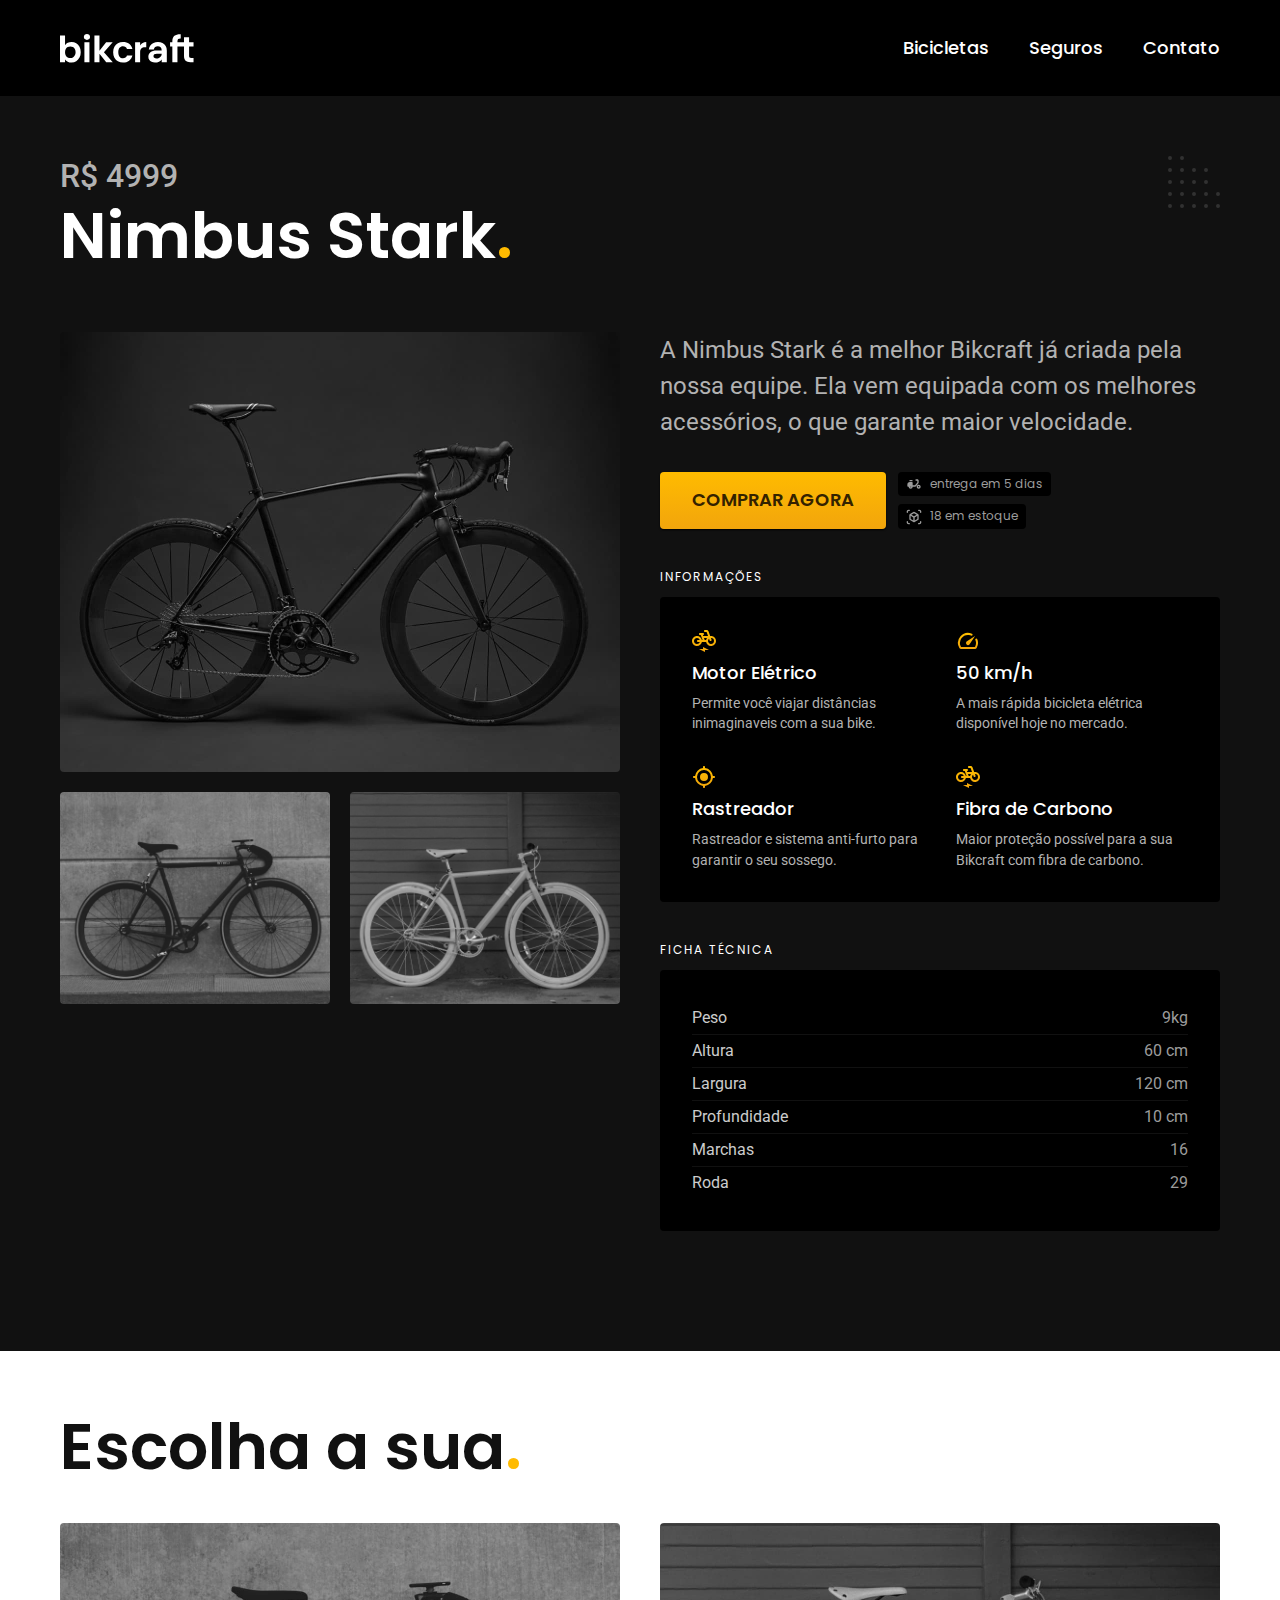
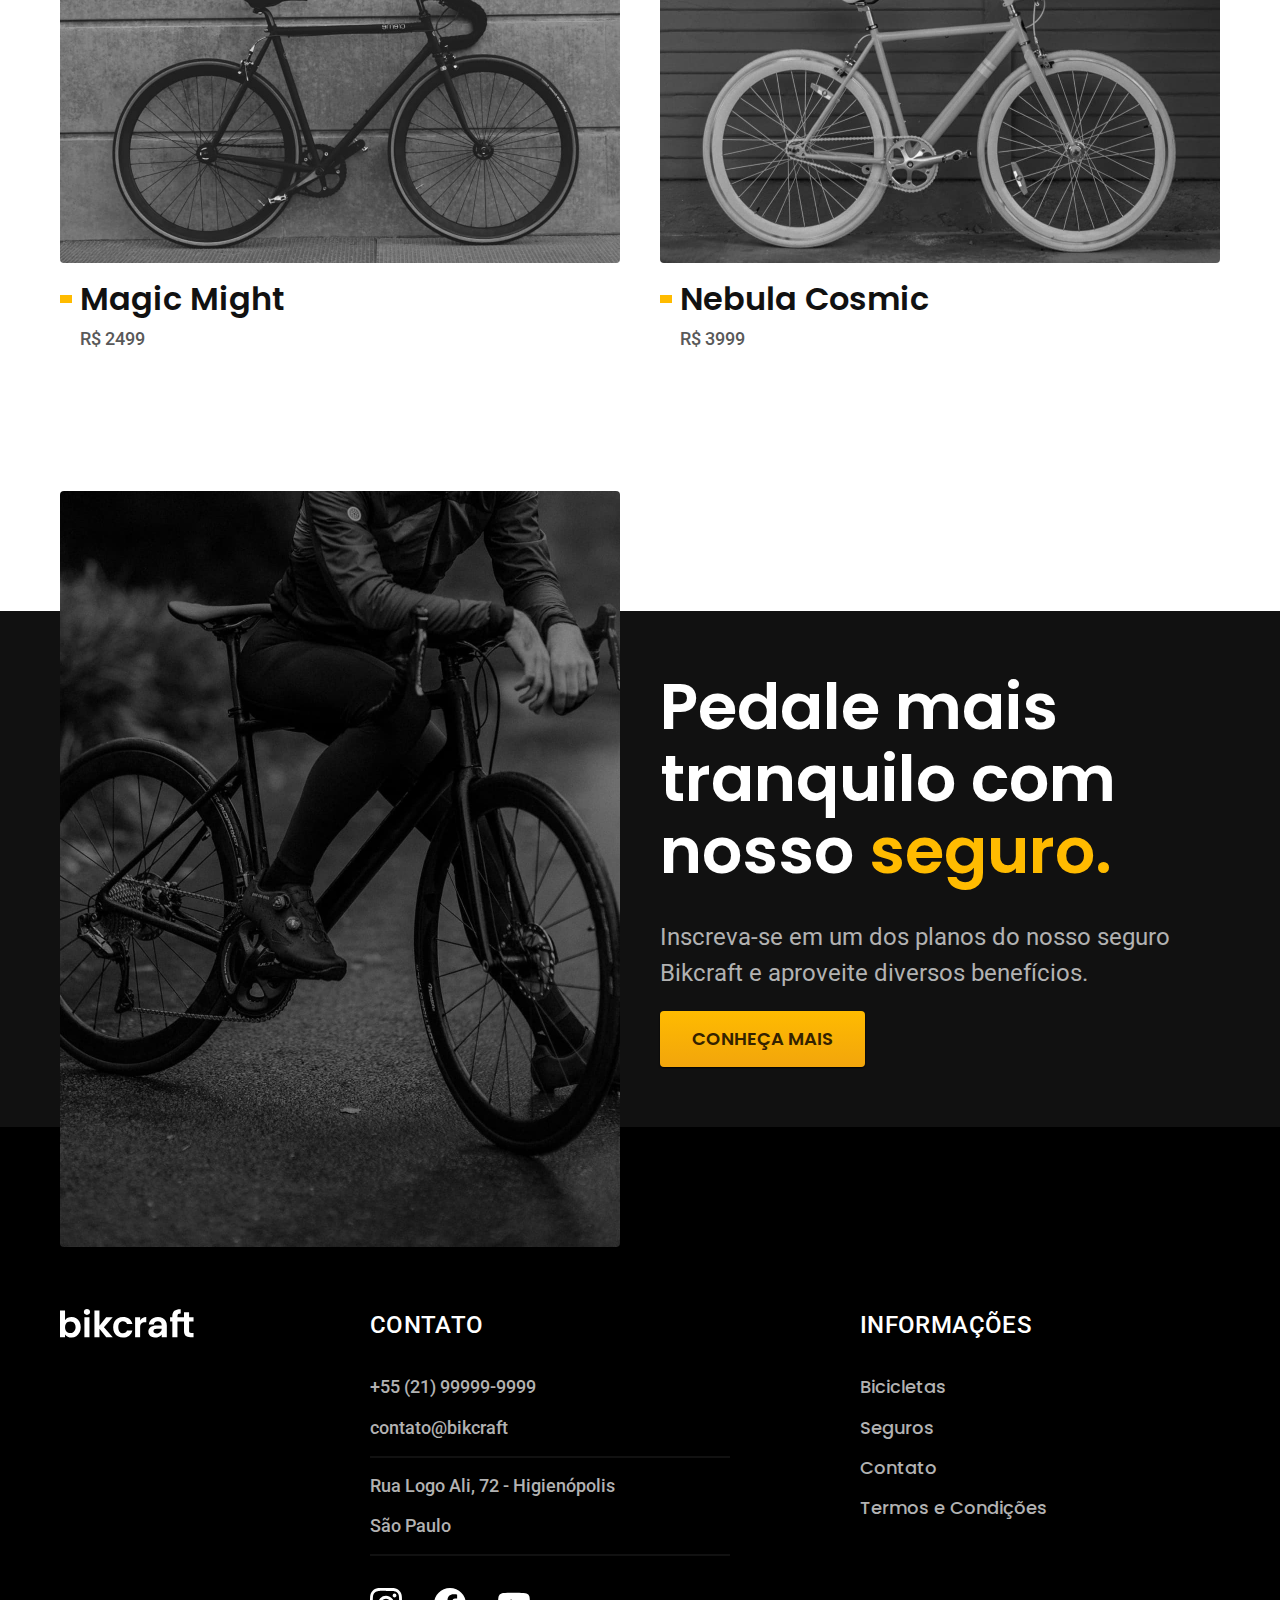
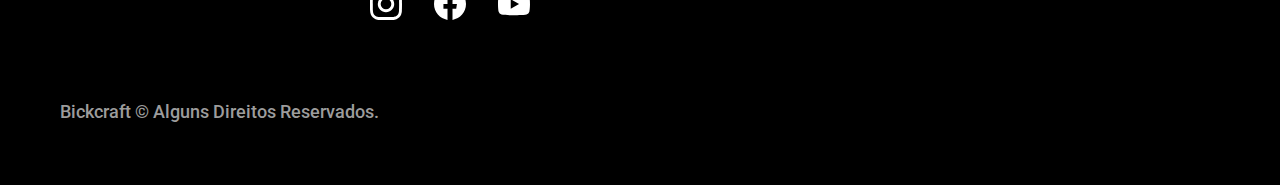
<file: bicicletas/nimbus.html>
<!DOCTYPE html>
<html lang="pt-br">

<head>
    <meta charset="UTF-8">
    <meta http-equiv="X-UA-Compatible" content="IE=edge">
    <meta name="viewport" content="width=device-width, initial-scale=1.0">
    <meta name="description" content="Termos e condições.">
    <title>Nimbus | Bikcraft</title>
    <link rel="stylesheet" href="../css/style.css">
    <link rel="preconnect" href="https://fonts.googleapis.com">
    <link rel="preconnect" href="https://fonts.gstatic.com" crossorigin>
    <link href="https://fonts.googleapis.com/css2?family=Merriweather:ital,wght@1,900&family=Poppins:wght@400;600&family=Roboto:wght@400;500&display=swap" rel="stylesheet">
</head>

<body id="bicicleta">
    <header class="header-bg">
        <div class="header container">
            <a href="../">
                <img src="../img/bikcraft.svg" alt="Bikcraft">
            </a>

            <nav aria-label="primary">
                <ul class="header-menu font-1-m cor-0">
                    <li> <a href="../bicicletas.html">Bicicletas</a></li>
                    <li> <a href="../seguros.html">Seguros</a></li>
                    <li> <a href="../contato.html">Contato</a></li>
                </ul>

            </nav>
        </div>
    </header>

    <main class="titulo-bg">
        <div>
            <div class="titulo container">
                <p class="font-2-xl cor-5">R$ 4999</p>
                <h1 class="font-1-xxl cor-0">Nimbus Stark<span class="cor-p1">.</span></h1>
            </div>
        </div>

        <div class="bicicleta container">
            <div class="bicicleta-img">
                <img src="../img/bicicleta/nimbus1.jpg" alt="Bicicleta Preta">
                <img src="../img/bicicleta/nimbus2.jpg" alt="Bicicleta Branca">
                <img src="../img/bicicleta/nimbus3.jpg" alt="Bicicleta Preta">
            </div>

            <div class="bicicleta-conteudo">
                <p class="font-2-l cor-5">A Nimbus Stark é a melhor Bikcraft já criada pela nossa equipe. Ela vem equipada com os melhores acessórios, o que garante maior velocidade.</p>
                <div class="bicicleta-comprar"><a class="botao" href="../orcamento.html?tipo=bikcraft&produto=nimbus">Comprar Agora</a>

                    <span class="font-1-xs cor-6"><img src="../img/icones/entrega.svg" alt=""> entrega em 5 dias</span>
                    <span class="font-1-xs cor-6"><img src="../img/icones/estoque.svg" alt=""> 18 em estoque</span>
                </div>
                <h2 class="font-1-xs cor-0">Informações</h2>
                <ul class="bicicleta-informacoes">
                    <li>
                        <img src="../img/icones/eletrica.svg" alt="">
                        <h3 class="font-1-m cor-0">Motor Elétrico</h3>
                        <p class="font-2-xs cor-5">Permite você viajar distâncias inimaginaveis com a sua bike.</p>
                    </li>
                    <li>
                        <img src="../img/icones/velocidade.svg" alt="">
                        <h3 class="font-1-m cor-0">50 km/h</h3>
                        <p class="font-2-xs cor-5">A mais rápida bicicleta elétrica disponível hoje no mercado.</p>
                    </li>
                    <li>
                        <img src="../img/icones/rastreador.svg" alt="">
                        <h3 class="font-1-m cor-0">Rastreador</h3>
                        <p class="font-2-xs cor-5">Rastreador e sistema anti-furto para garantir o seu sossego.</p>
                    </li>
                    <li>
                        <img src="../img/icones/eletrica.svg" alt="">
                        <h3 class="font-1-m cor-0">Fibra de Carbono</h3>
                        <p class="font-2-xs cor-5">Maior proteção possível para a sua Bikcraft com fibra de carbono.</p>
                    </li>
                </ul>
                <h2 class="font-1-xs cor-0">Ficha Técnica</h2>
                <ul class="bicicleta-ficha font-2-s cor-4">
                    <li>Peso <span>9kg</span></li>
                    <li>Altura <span>60 cm</span></li>
                    <li>Largura <span>120 cm</span></li>
                    <li>Profundidade <span>10 cm</span></li>
                    <li>Marchas <span>16</span></li>
                    <li>Roda <span>29</span></li>
                </ul>
            </div>

        </div>

    </main>

    <article class="bicicletas-lista container">
        <h2 class="font-1-xxl ">Escolha a sua<span class="cor-p1">.</span></h2>
        <ul>
            <li>
                <a href="./magic.html"><img src="../img/bicicletas/magic.jpg" alt="Bicicleta Preta">
                    <h3 class="font-1-xl">Magic Might</h3><span class="font-2-m cor-8">R$ 2499</span>
                </a>
            </li>

            <li>
                <a href="./nebula.html"><img src="../img/bicicletas/nebula.jpg" alt="Bicicleta Branca">
                    <h3 class="font-1-xl">Nebula Cosmic</h3><span class="font-2-m cor-8">R$ 3999</span>
                </a>
            </li>
        </ul>
    </article>

    <article class="seguro-bg">
        <div class="seguro container">
            <div class="seguro-img"><img src="../img/fotos/seguros.jpg" alt="Pessoa em cima de uma bicicleta"></div>
            <div class="seguro-conteudo">
                <h2 class="font-1-xxl cor-0">Pedale mais tranquilo com nosso <span class="cor-p1">seguro.</span></h2>
                <p class="font-2-l cor-5">Inscreva-se em um dos planos do nosso seguro Bikcraft e aproveite diversos benefícios.</p>
                <a class="botao" href="../seguros.html">Conheça Mais</a>
            </div>
        </div>
    </article>

    <footer class="footer-bg">
        <div class="footer container">
            <img src="../img/bikcraft.svg" alt="Bikcraft">
            <div class="footer-contato">
                <h3 class="font-2-l-b cor-0">Contato</h3>
                <ul class="cor-5 font-2-m">
                    <li><a href="tel:+5521999999999">+55 (21) 99999-9999</a></li>
                    <li><a href="mailto:contato@bikcraft.com">contato@bikcraft</a></li>
                    <li>Rua Logo Ali, 72 - Higienópolis</a></li>
                    <li cor-><a href="mailto:contato@bikcraft.com">São Paulo</a></li>
                </ul>
                <div class="footer-redes">
                    <a href="../"><img src="../img/redes/instagram.svg" alt=""></a>
                    <a href="../"><img src="../img/redes/facebook.svg" alt=""></a>
                    <a href="../"><img src="../img/redes/youtube.svg" alt=""></a>
                </div>
            </div>

            <div class="footer-info">
                <h3 class="font-2-l-b cor-0">Informações</h3>
                <nav>
                    <ul class="font-1-m cor-5">
                        <li> <a href="../bicicletas.html">Bicicletas</a></li>
                        <li> <a href="../seguros.html">Seguros</a></li>
                        <li> <a href="../contato.html">Contato</a></li>
                        <li> <a href="../termos.html">Termos e Condições</a></li>
                    </ul>
                </nav>
            </div>
            <p class="footer-copy font-2-m cor-6 ">Bickcraft © Alguns Direitos Reservados.</p>
        </div>
    </footer>

    <script src="../js/script.js"></script>
</body>


</html>
</file>
<file: css/style.css>
@import "./global/global.css";
@import "./utilidades.css/tipografia.css";
@import "./utilidades.css/cores.css";
@import "./utilidades.css/animacao.css";

@import "./global/header.css";

@import "./global/footer.css";

/* Utilidades */
@import "./utilidades.css/componentes.css";
@import "./utilidades.css/formulario.css";

/* Home */
@import "./home/introducao.css";
@import "./home/tecnologia.css";
@import "./home/parceiros.css";
@import "./home/depoimento.css";

/* Bicicletas */
@import "./bicicletas/bicicletas-lista.css";
@import "./bicicletas/bicicletas.css";

/* Bicicleta */
@import "./bicicleta/bicicleta.css";
@import "./bicicleta/seguro.css";

/* Seguros */
@import "./seguros/seguros.css";
@import "./seguros/vantagens.css";
@import "./seguros/perguntas.css";

/* Contato */
@import "./contato/contato.css";
@import "./contato/lojas.css";

/* Orçamento */
@import "./orcamento/orcamento.css";

/* Termos */
@import "./termos/termos.css";
</file>
